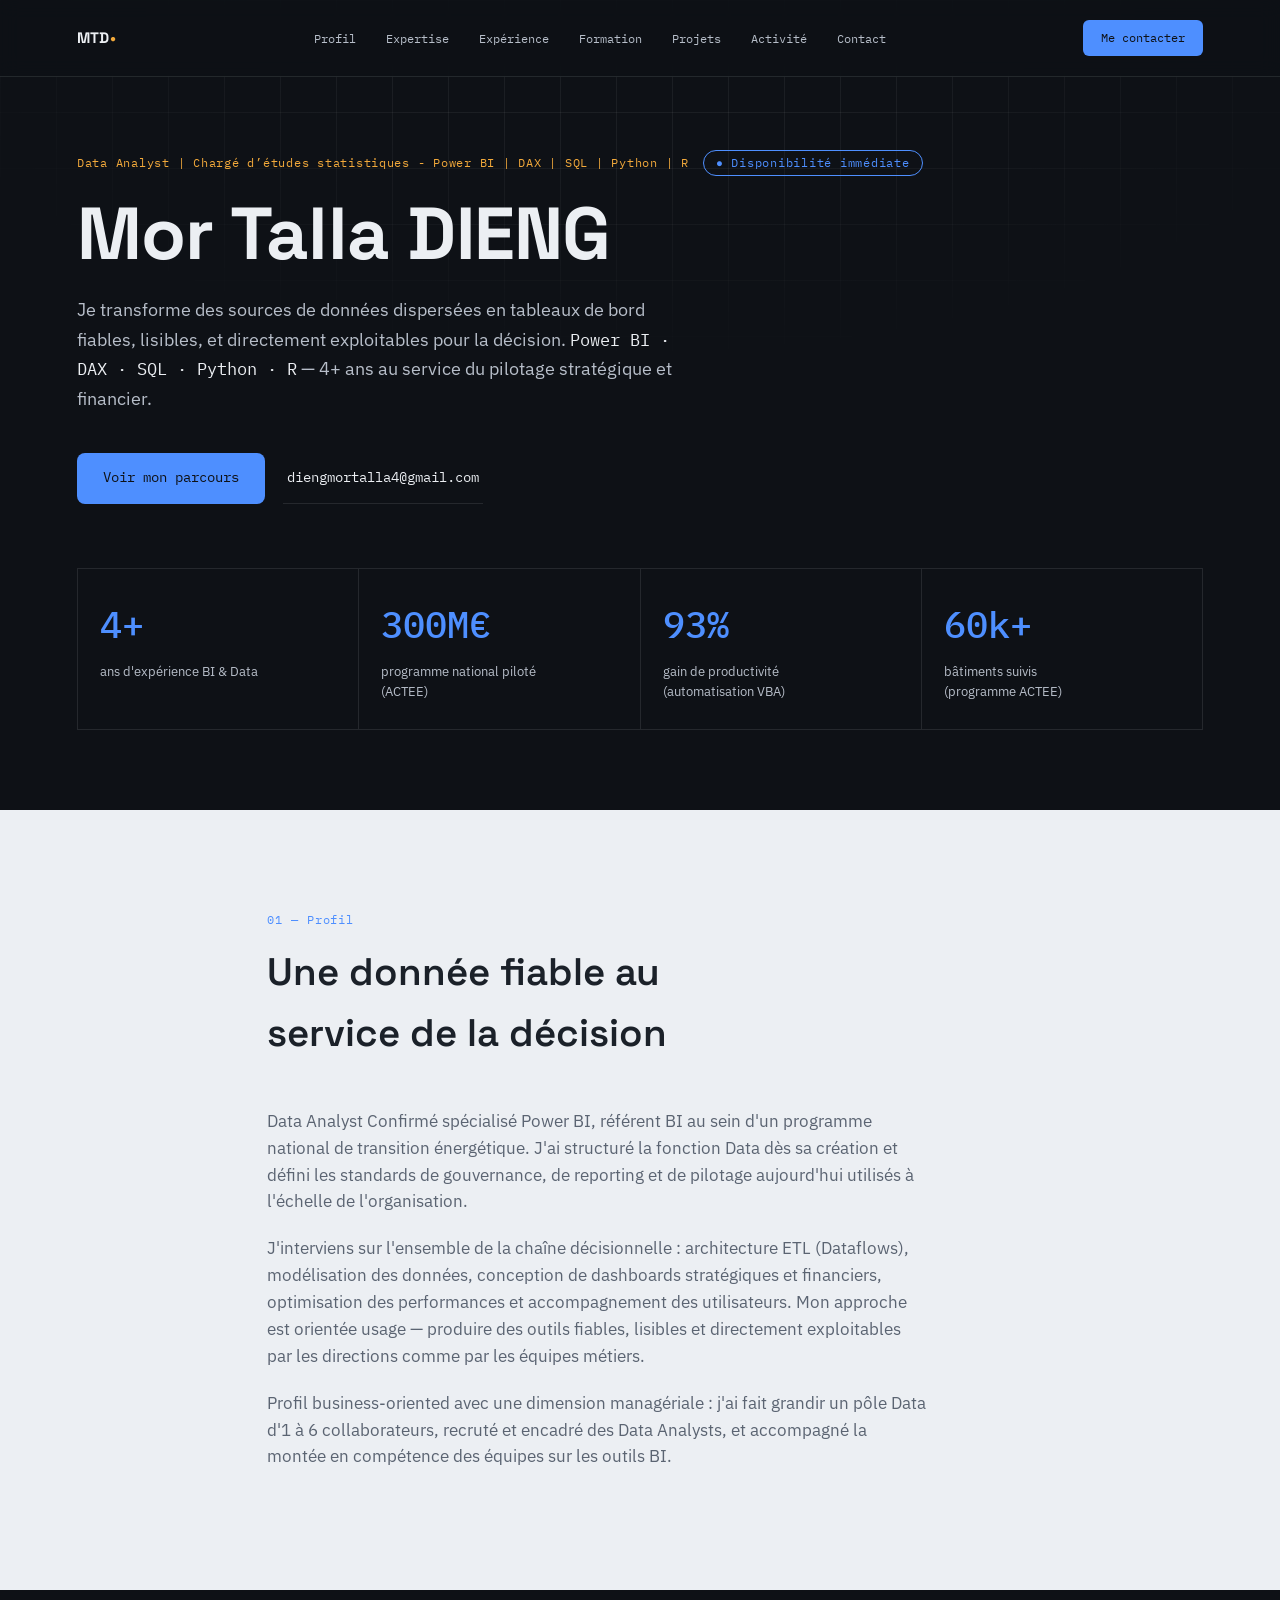
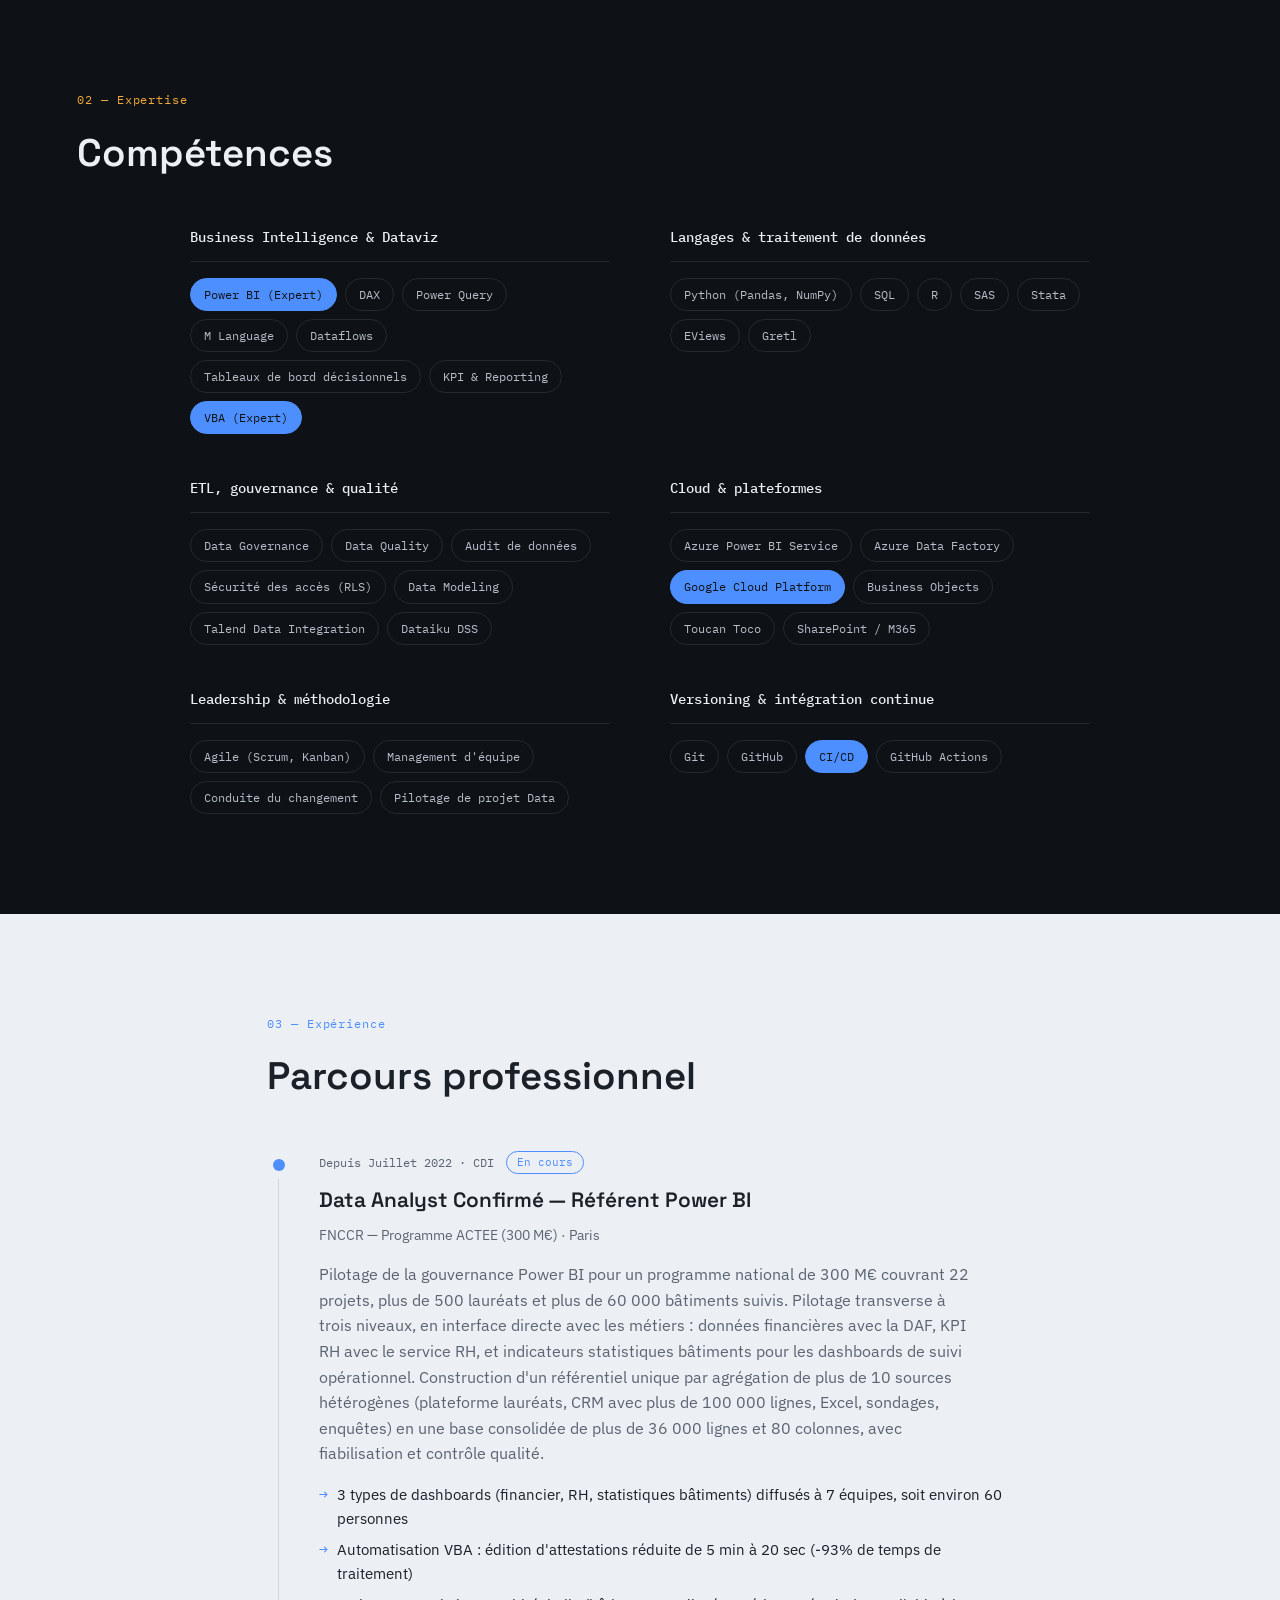
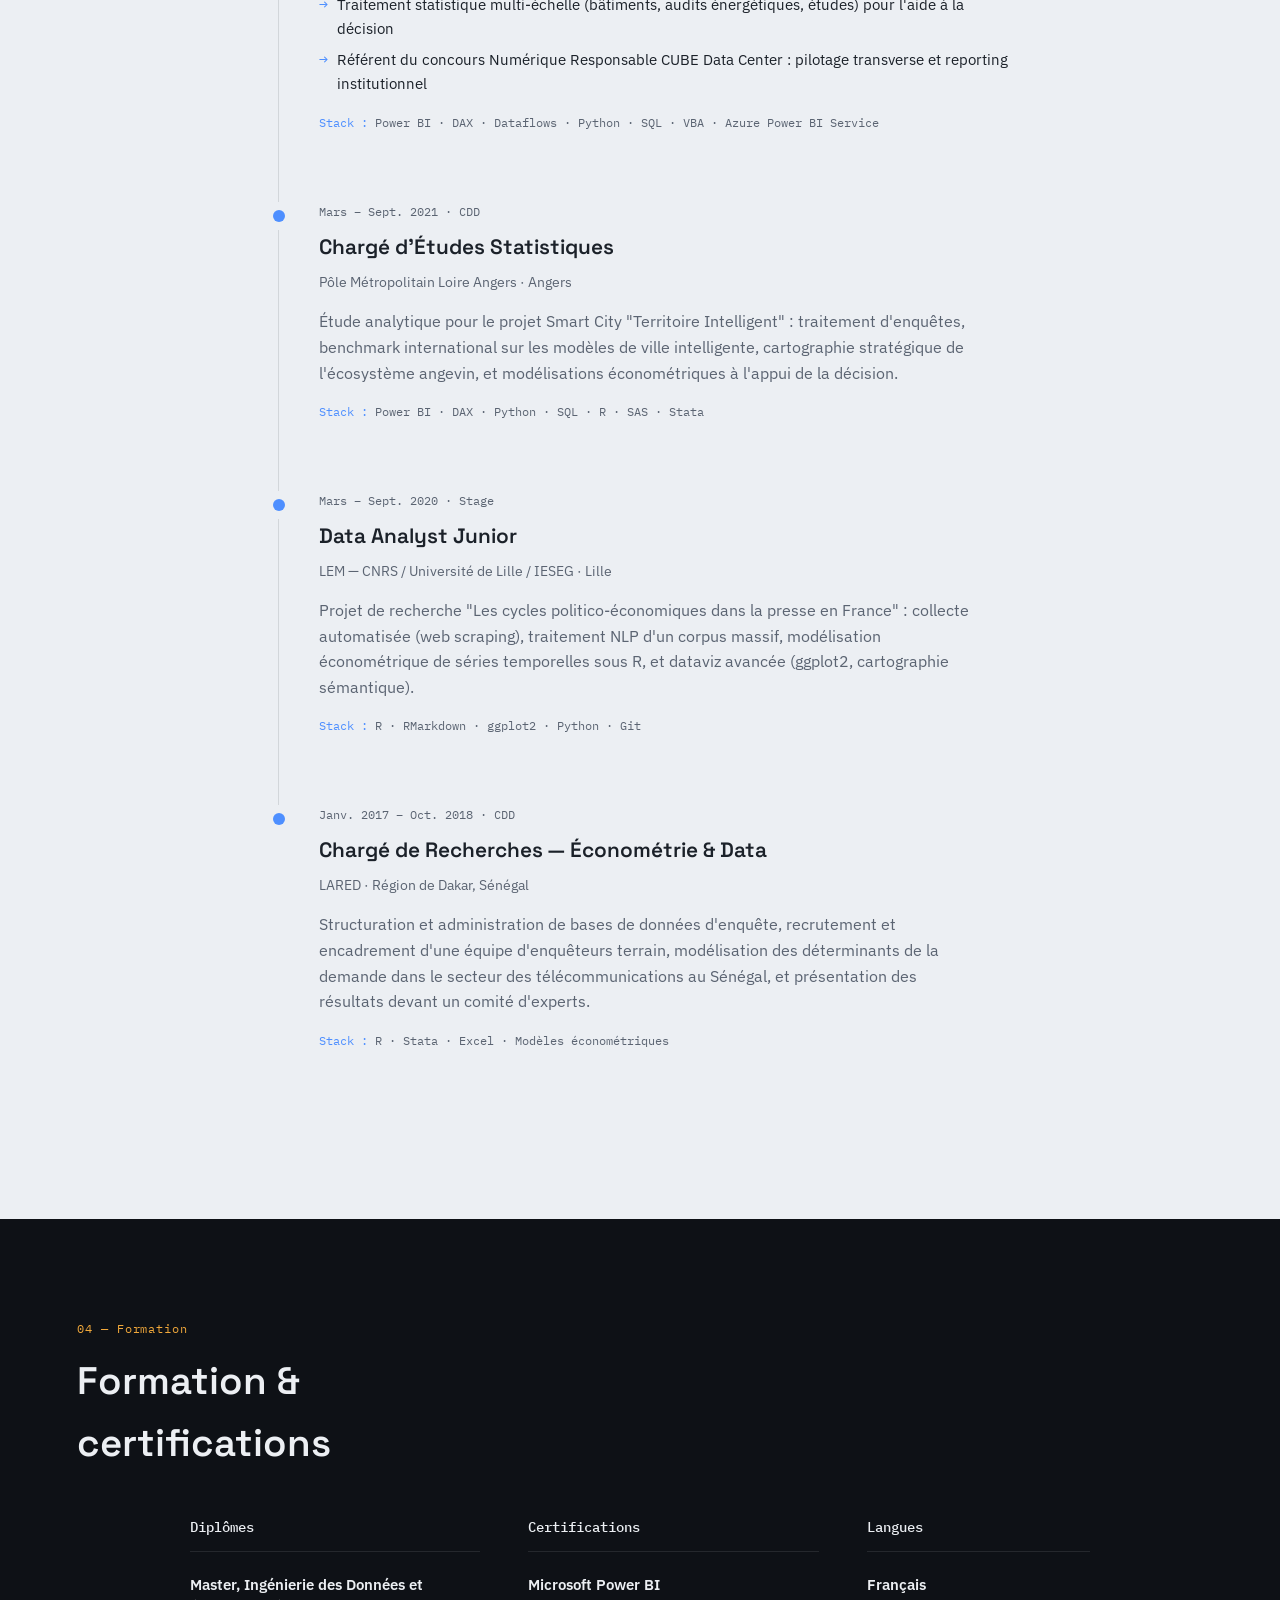
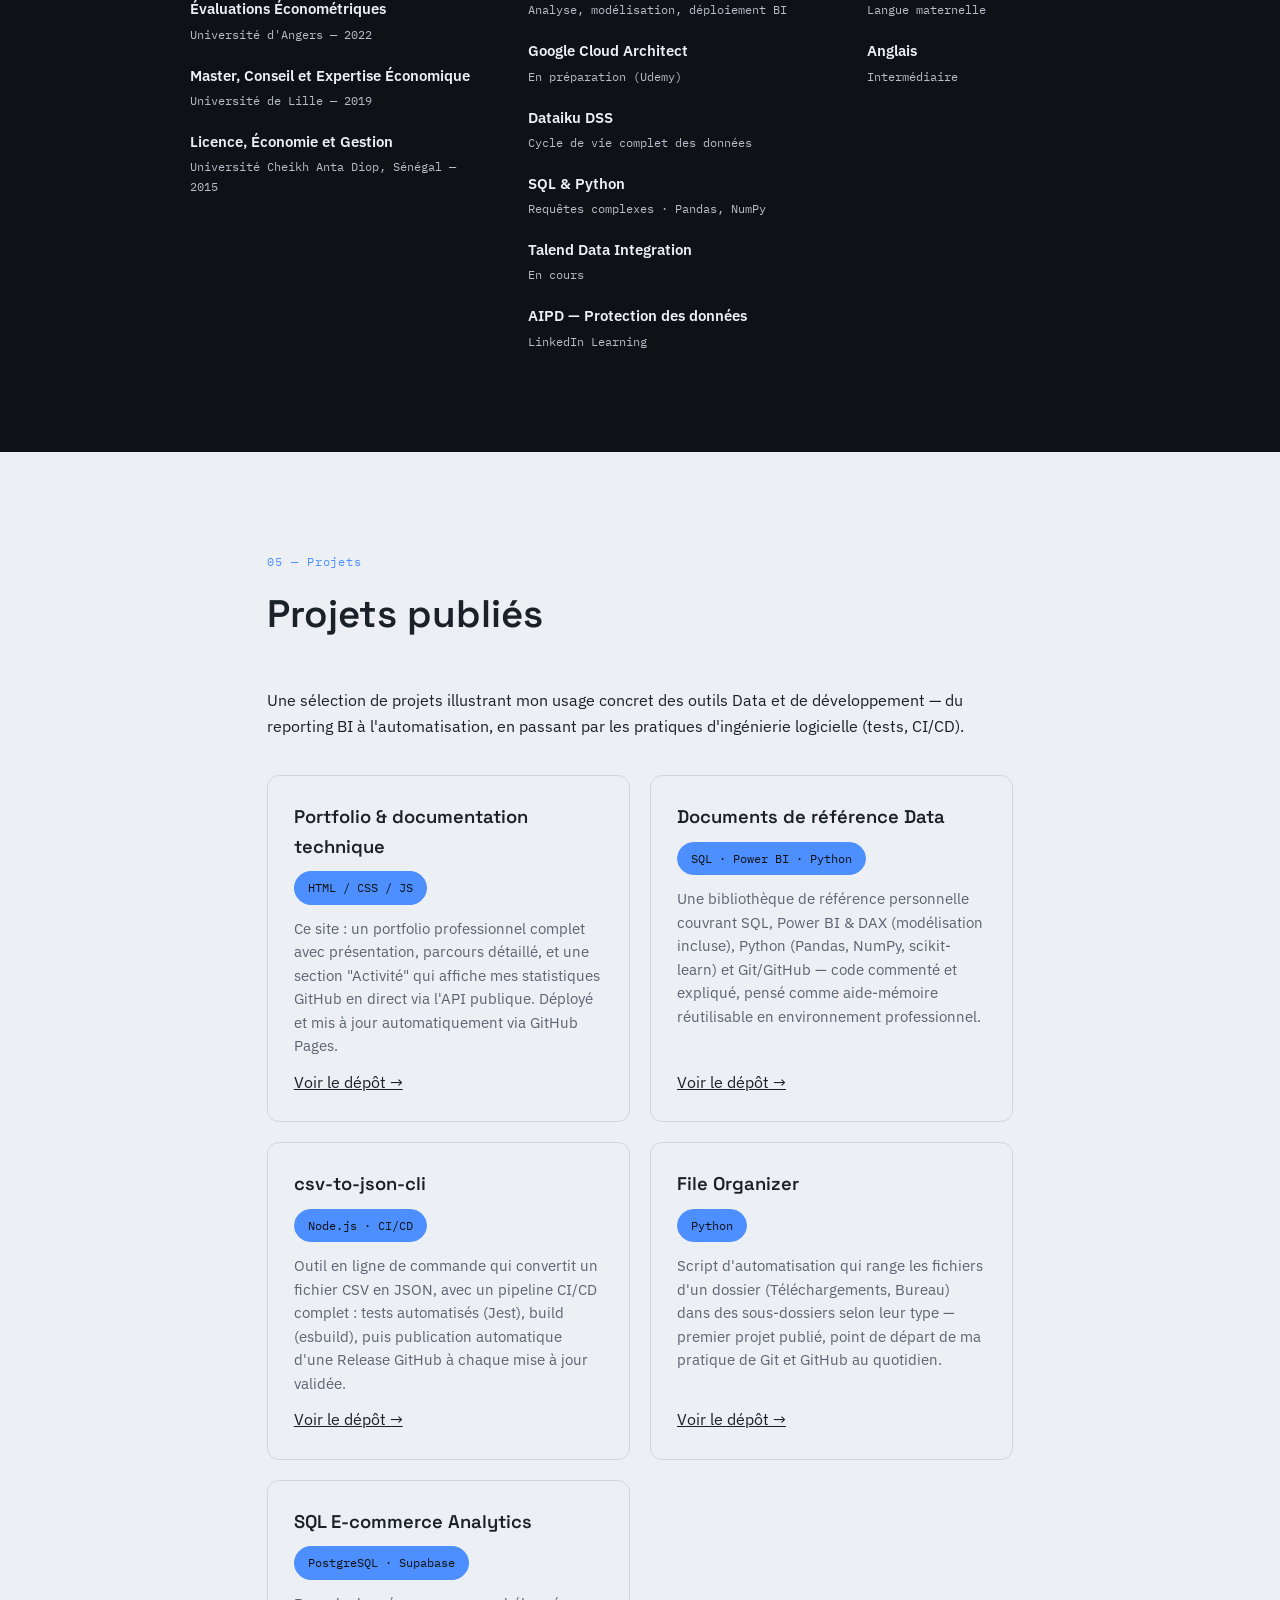
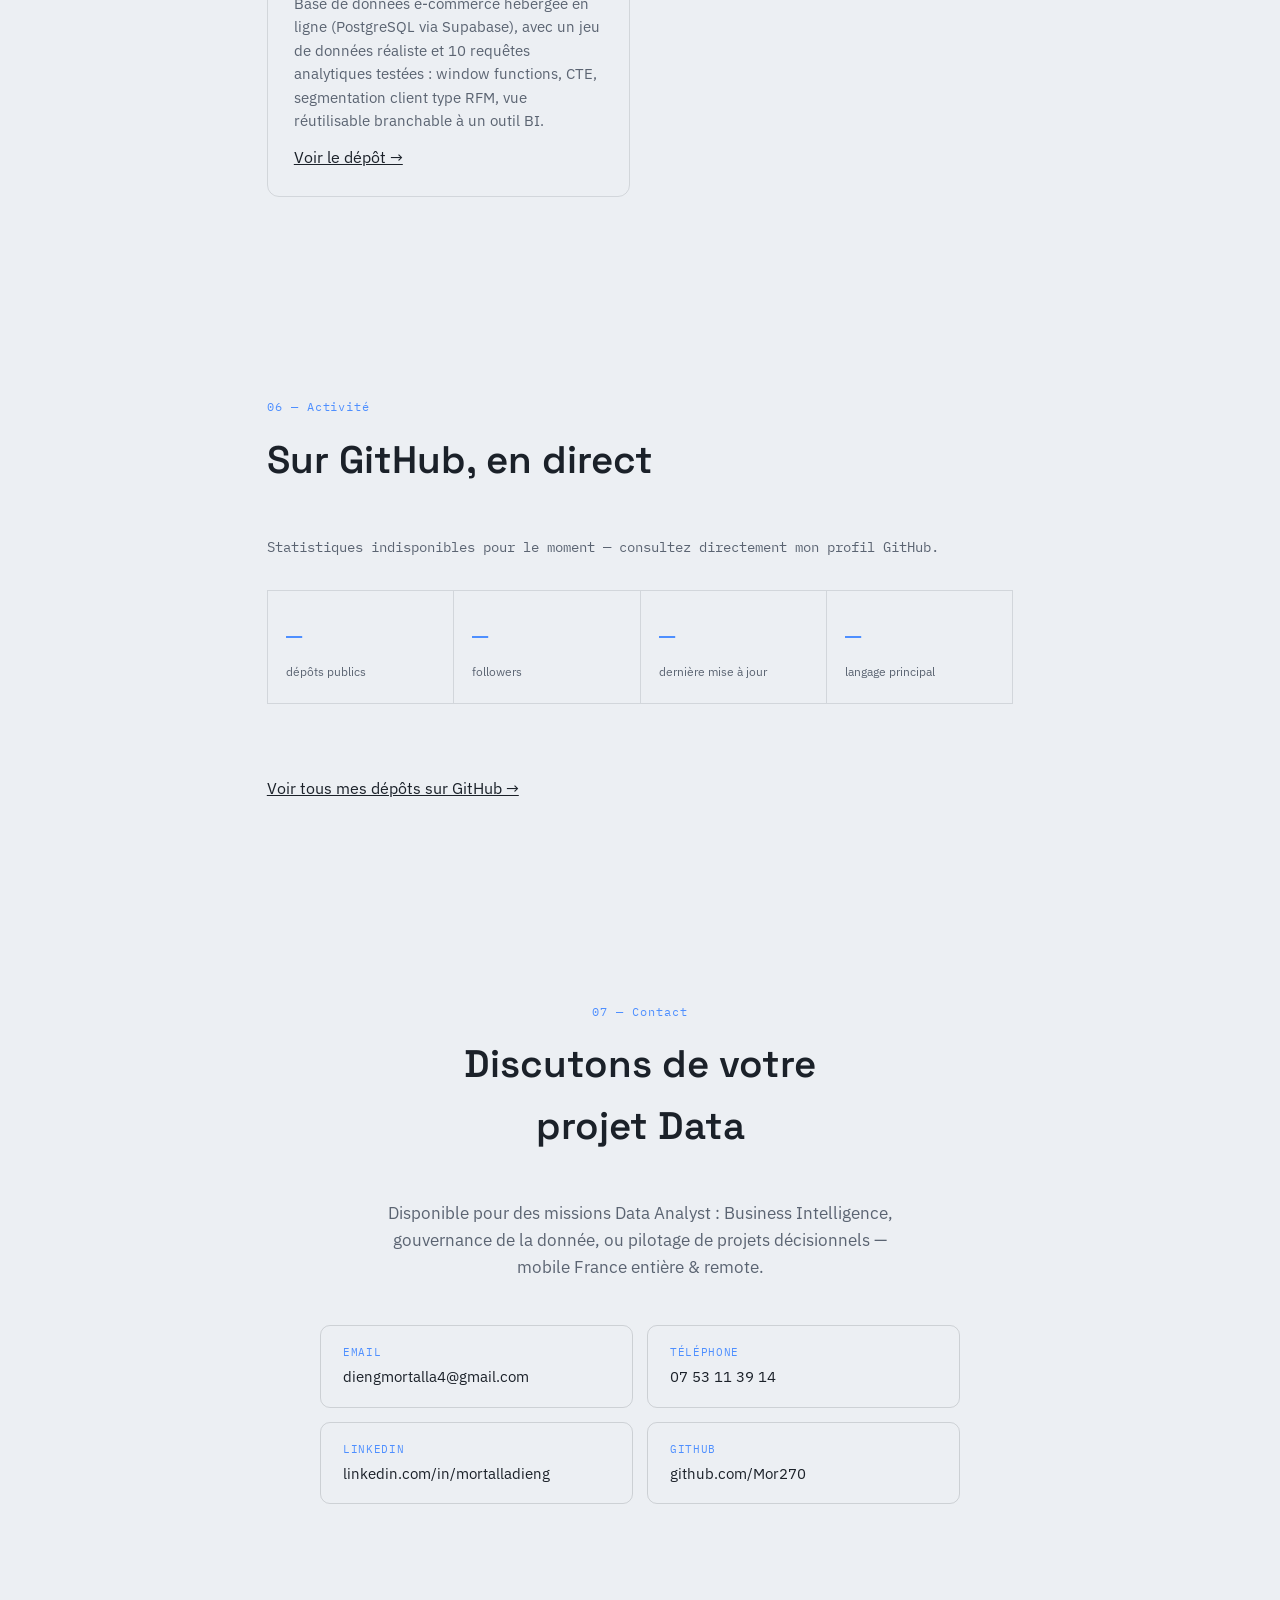
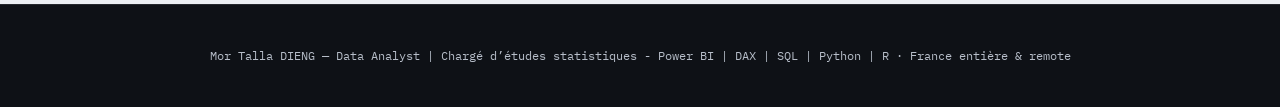
<file: index.html>
<!DOCTYPE html>
<html lang="fr">
<head>
<meta charset="UTF-8">
<meta name="viewport" content="width=device-width, initial-scale=1.0">
<title>Mor Talla DIENG — Data Analyst | Chargé d’études statistiques - Power BI | DAX | SQL | Python | R</title>
<meta name="description" content="Portfolio de Mor Talla DIENG, Data Analyst Confirmé spécialisé Power BI, SQL, Python. 4+ ans d'expérience en Business Intelligence.">
<link rel="preconnect" href="https://fonts.googleapis.com">
<link rel="preconnect" href="https://fonts.gstatic.com" crossorigin>
<link href="https://fonts.googleapis.com/css2?family=Space+Grotesk:wght@500;600;700&family=IBM+Plex+Sans:wght@400;500;600&family=IBM+Plex+Mono:wght@400;500&display=swap" rel="stylesheet">
<link rel="stylesheet" href="style.css">
</head>
<body>

<nav class="nav">
  <span class="nav-mark">MTD<span class="nav-dot">•</span></span>
  <div class="nav-links">
    <a href="#profil">Profil</a>
    <a href="#expertise">Expertise</a>
    <a href="#experience">Expérience</a>
    <a href="#formation">Formation</a>
    <a href="#projets">Projets</a>
    <a href="#activite">Activité</a>
    <a href="#contact">Contact</a>
  </div>
  <a href="mailto:diengmortalla4@gmail.com" class="nav-cta">Me contacter</a>
</nav>

<header class="hero">
  <div class="hero-grid" aria-hidden="true"></div>
  <p class="eyebrow">Data Analyst | Chargé d’études statistiques - Power BI | DAX | SQL | Python | R <span class="availability-badge">● Disponibilité immédiate</span></p>
  <h1 class="hero-title">Mor Talla DIENG</h1>
  <p class="hero-sub">Je transforme des sources de données dispersées en tableaux de bord fiables, lisibles, et directement exploitables pour la décision. <span class="hero-sub-accent">Power BI · DAX · SQL · Python · R</span> — 4+ ans au service du pilotage stratégique et financier.</p>

  <div class="hero-actions">
    <a href="#experience" class="hero-cta-primary">Voir mon parcours</a>
    <a href="mailto:diengmortalla4@gmail.com" class="hero-cta-secondary">diengmortalla4@gmail.com</a>
  </div>

  <div class="kpi-strip">
    <div class="kpi-card">
      <span class="kpi-number" data-target="4" data-suffix="+">0</span>
      <span class="kpi-label">ans d'expérience BI &amp; Data</span>
    </div>
    <div class="kpi-card">
      <span class="kpi-number" data-target="300" data-suffix="M€">0</span>
      <span class="kpi-label">programme national piloté (ACTEE)</span>
    </div>
    <div class="kpi-card">
      <span class="kpi-number" data-target="93" data-suffix="%">0</span>
      <span class="kpi-label">gain de productivité (automatisation VBA)</span>
    </div>
    <div class="kpi-card">
      <span class="kpi-number" data-target="60" data-suffix="k+">0</span>
      <span class="kpi-label">bâtiments suivis (programme ACTEE)</span>
    </div>
  </div>
</header>

<main>

<section id="profil" class="section">
  <p class="section-eyebrow">01 — Profil</p>
  <h2 class="section-title">Une donnée fiable au service de la décision</h2>
  <div class="prose">
    <p>Data Analyst Confirmé spécialisé Power BI, référent BI au sein d'un programme national de transition énergétique. J'ai structuré la fonction Data dès sa création et défini les standards de gouvernance, de reporting et de pilotage aujourd'hui utilisés à l'échelle de l'organisation.</p>
    <p>J'interviens sur l'ensemble de la chaîne décisionnelle : architecture ETL (Dataflows), modélisation des données, conception de dashboards stratégiques et financiers, optimisation des performances et accompagnement des utilisateurs. Mon approche est orientée usage — produire des outils fiables, lisibles et directement exploitables par les directions comme par les équipes métiers.</p>
    <p>Profil business-oriented avec une dimension managériale : j'ai fait grandir un pôle Data d'1 à 6 collaborateurs, recruté et encadré des Data Analysts, et accompagné la montée en compétence des équipes sur les outils BI.</p>
  </div>
</section>

<section id="expertise" class="section section-dark">
  <p class="section-eyebrow">02 — Expertise</p>
  <h2 class="section-title">Compétences</h2>

  <div class="expertise-grid">
    <div class="expertise-group">
      <h3>Business Intelligence &amp; Dataviz</h3>
      <div class="tag-row">
        <span class="tag tag-primary">Power BI (Expert)</span>
        <span class="tag">DAX</span>
        <span class="tag">Power Query</span>
        <span class="tag">M Language</span>
        <span class="tag">Dataflows</span>
        <span class="tag">Tableaux de bord décisionnels</span>
        <span class="tag">KPI &amp; Reporting</span>
        <span class="tag tag-primary">VBA (Expert)</span>
      </div>
    </div>
    <div class="expertise-group">
      <h3>Langages &amp; traitement de données</h3>
      <div class="tag-row">
        <span class="tag">Python (Pandas, NumPy)</span>
        <span class="tag">SQL</span>
        <span class="tag">R</span>
        <span class="tag">SAS</span>
        <span class="tag">Stata</span>
        <span class="tag">EViews</span>
        <span class="tag">Gretl</span>
      </div>
    </div>
    <div class="expertise-group">
      <h3>ETL, gouvernance &amp; qualité</h3>
      <div class="tag-row">
        <span class="tag">Data Governance</span>
        <span class="tag">Data Quality</span>
        <span class="tag">Audit de données</span>
        <span class="tag">Sécurité des accès (RLS)</span>
        <span class="tag">Data Modeling</span>
        <span class="tag">Talend Data Integration</span>
        <span class="tag">Dataiku DSS</span>
      </div>
    </div>
    <div class="expertise-group">
      <h3>Cloud &amp; plateformes</h3>
      <div class="tag-row">
        <span class="tag">Azure Power BI Service</span>
        <span class="tag">Azure Data Factory</span>
        <span class="tag tag-primary">Google Cloud Platform</span>
        <span class="tag">Business Objects</span>
        <span class="tag">Toucan Toco</span>
        <span class="tag">SharePoint / M365</span>
      </div>
    </div>
    <div class="expertise-group">
      <h3>Leadership &amp; méthodologie</h3>
      <div class="tag-row">
        <span class="tag">Agile (Scrum, Kanban)</span>
        <span class="tag">Management d'équipe</span>
        <span class="tag">Conduite du changement</span>
        <span class="tag">Pilotage de projet Data</span>
      </div>
    </div>
    <div class="expertise-group">
      <h3>Versioning &amp; intégration continue</h3>
      <div class="tag-row">
        <span class="tag">Git</span>
        <span class="tag">GitHub</span>
        <span class="tag tag-primary">CI/CD</span>
        <span class="tag">GitHub Actions</span>
      </div>
    </div>
  </div>
</section>

<section id="experience" class="section">
  <p class="section-eyebrow">03 — Expérience</p>
  <h2 class="section-title">Parcours professionnel</h2>

  <div class="timeline">

    <article class="timeline-entry">
      <div class="timeline-marker"><span class="timeline-dot"></span><span class="timeline-line"></span></div>
      <div class="timeline-content">
        <div class="timeline-meta">
          <span class="timeline-date">Depuis Juillet 2022 · CDI</span>
          <span class="timeline-current">En cours</span>
        </div>
        <h3>Data Analyst Confirmé — Référent Power BI</h3>
        <p class="timeline-org">FNCCR — Programme ACTEE (300 M€) · Paris</p>
        <p>Pilotage de la gouvernance Power BI pour un programme national de 300 M€ couvrant 22 projets, plus de 500 lauréats et plus de 60 000 bâtiments suivis. Pilotage transverse à trois niveaux, en interface directe avec les métiers : données financières avec la DAF, KPI RH avec le service RH, et indicateurs statistiques bâtiments pour les dashboards de suivi opérationnel. Construction d'un référentiel unique par agrégation de plus de 10 sources hétérogènes (plateforme lauréats, CRM avec plus de 100 000 lignes, Excel, sondages, enquêtes) en une base consolidée de plus de 36 000 lignes et 80 colonnes, avec fiabilisation et contrôle qualité.</p>
        <ul class="timeline-highlights">
          <li>3 types de dashboards (financier, RH, statistiques bâtiments) diffusés à 7 équipes, soit environ 60 personnes</li>
          <li>Automatisation VBA : édition d'attestations réduite de 5 min à 20 sec (-93% de temps de traitement)</li>
          <li>Traitement statistique multi-échelle (bâtiments, audits énergétiques, études) pour l'aide à la décision</li>
          <li>Référent du concours Numérique Responsable CUBE Data Center : pilotage transverse et reporting institutionnel</li>
        </ul>
        <p class="timeline-stack"><span>Stack :</span> Power BI · DAX · Dataflows · Python · SQL · VBA · Azure Power BI Service</p>
      </div>
    </article>

    <article class="timeline-entry">
      <div class="timeline-marker"><span class="timeline-dot"></span><span class="timeline-line"></span></div>
      <div class="timeline-content">
        <div class="timeline-meta"><span class="timeline-date">Mars – Sept. 2021 · CDD</span></div>
        <h3>Chargé d'Études Statistiques</h3>
        <p class="timeline-org">Pôle Métropolitain Loire Angers · Angers</p>
        <p>Étude analytique pour le projet Smart City "Territoire Intelligent" : traitement d'enquêtes, benchmark international sur les modèles de ville intelligente, cartographie stratégique de l'écosystème angevin, et modélisations économétriques à l'appui de la décision.</p>
        <p class="timeline-stack"><span>Stack :</span> Power BI · DAX · Python · SQL · R · SAS · Stata</p>
      </div>
    </article>

    <article class="timeline-entry">
      <div class="timeline-marker"><span class="timeline-dot"></span><span class="timeline-line"></span></div>
      <div class="timeline-content">
        <div class="timeline-meta"><span class="timeline-date">Mars – Sept. 2020 · Stage</span></div>
        <h3>Data Analyst Junior</h3>
        <p class="timeline-org">LEM — CNRS / Université de Lille / IESEG · Lille</p>
        <p>Projet de recherche "Les cycles politico-économiques dans la presse en France" : collecte automatisée (web scraping), traitement NLP d'un corpus massif, modélisation économétrique de séries temporelles sous R, et dataviz avancée (ggplot2, cartographie sémantique).</p>
        <p class="timeline-stack"><span>Stack :</span> R · RMarkdown · ggplot2 · Python · Git</p>
      </div>
    </article>

    <article class="timeline-entry">
      <div class="timeline-marker"><span class="timeline-dot"></span></div>
      <div class="timeline-content">
        <div class="timeline-meta"><span class="timeline-date">Janv. 2017 – Oct. 2018 · CDD</span></div>
        <h3>Chargé de Recherches — Économétrie &amp; Data</h3>
        <p class="timeline-org">LARED · Région de Dakar, Sénégal</p>
        <p>Structuration et administration de bases de données d'enquête, recrutement et encadrement d'une équipe d'enquêteurs terrain, modélisation des déterminants de la demande dans le secteur des télécommunications au Sénégal, et présentation des résultats devant un comité d'experts.</p>
        <p class="timeline-stack"><span>Stack :</span> R · Stata · Excel · Modèles économétriques</p>
      </div>
    </article>

  </div>
</section>

<section id="formation" class="section section-dark">
  <p class="section-eyebrow">04 — Formation</p>
  <h2 class="section-title">Formation &amp; certifications</h2>

  <div class="formation-grid">
    <div>
      <h3 class="formation-heading">Diplômes</h3>
      <ul class="formation-list">
        <li><strong>Master, Ingénierie des Données et Évaluations Économétriques</strong><span>Université d'Angers — 2022</span></li>
        <li><strong>Master, Conseil et Expertise Économique</strong><span>Université de Lille — 2019</span></li>
        <li><strong>Licence, Économie et Gestion</strong><span>Université Cheikh Anta Diop, Sénégal — 2015</span></li>
      </ul>
    </div>
    <div>
      <h3 class="formation-heading">Certifications</h3>
      <ul class="formation-list">
        <li><strong>Microsoft Power BI</strong><span>Analyse, modélisation, déploiement BI</span></li>
        <li><strong>Google Cloud Architect</strong><span>En préparation (Udemy)</span></li>
        <li><strong>Dataiku DSS</strong><span>Cycle de vie complet des données</span></li>
        <li><strong>SQL &amp; Python</strong><span>Requêtes complexes · Pandas, NumPy</span></li>
        <li><strong>Talend Data Integration</strong><span>En cours</span></li>
        <li><strong>AIPD — Protection des données</strong><span>LinkedIn Learning</span></li>
      </ul>
    </div>
    <div>
      <h3 class="formation-heading">Langues</h3>
      <ul class="formation-list">
        <li><strong>Français</strong><span>Langue maternelle</span></li>
        <li><strong>Anglais</strong><span>Intermédiaire </span></li>
      </ul>
    </div>
  </div>
</section>

<section id="projets" class="section">
  <p class="section-eyebrow">05 — Projets</p>
  <h2 class="section-title">Projets publiés</h2>
  <p class="prose">Une sélection de projets illustrant mon usage concret des outils Data et de développement — du reporting BI à l'automatisation, en passant par les pratiques d'ingénierie logicielle (tests, CI/CD).</p>

  <div class="project-grid">

    <article class="project-card">
      <div class="project-card-head">
        <h3>Portfolio &amp; documentation technique</h3>
        <span class="tag tag-primary">HTML / CSS / JS</span>
      </div>
      <p>Ce site : un portfolio professionnel complet avec présentation, parcours détaillé, et une section "Activité" qui affiche mes statistiques GitHub en direct via l'API publique. Déployé et mis à jour automatiquement via GitHub Pages.</p>
      <a href="https://github.com/Mor270/portfolio-site" target="_blank" rel="noopener" class="log-link">Voir le dépôt →</a>
    </article>

    <article class="project-card">
      <div class="project-card-head">
        <h3>Documents de référence Data</h3>
        <span class="tag tag-primary">SQL · Power BI · Python</span>
      </div>
      <p>Une bibliothèque de référence personnelle couvrant SQL, Power BI &amp; DAX (modélisation incluse), Python (Pandas, NumPy, scikit-learn) et Git/GitHub — code commenté et expliqué, pensé comme aide-mémoire réutilisable en environnement professionnel.</p>
      <a href="https://github.com/Mor270/Ressource-Data" target="_blank" rel="noopener" class="log-link">Voir le dépôt →</a>
    </article>

    <article class="project-card">
      <div class="project-card-head">
        <h3>csv-to-json-cli</h3>
        <span class="tag tag-primary">Node.js · CI/CD</span>
      </div>
      <p>Outil en ligne de commande qui convertit un fichier CSV en JSON, avec un pipeline CI/CD complet : tests automatisés (Jest), build (esbuild), puis publication automatique d'une Release GitHub à chaque mise à jour validée.</p>
      <a href="https://github.com/Mor270/csv-to-json-cli" target="_blank" rel="noopener" class="log-link">Voir le dépôt →</a>
    </article>

    <article class="project-card">
      <div class="project-card-head">
        <h3>File Organizer</h3>
        <span class="tag tag-primary">Python</span>
      </div>
      <p>Script d'automatisation qui range les fichiers d'un dossier (Téléchargements, Bureau) dans des sous-dossiers selon leur type — premier projet publié, point de départ de ma pratique de Git et GitHub au quotidien.</p>
      <a href="https://github.com/Mor270/projet" target="_blank" rel="noopener" class="log-link">Voir le dépôt →</a>
    </article>

    <article class="project-card">
      <div class="project-card-head">
        <h3>SQL E-commerce Analytics</h3>
        <span class="tag tag-primary">PostgreSQL · Supabase</span>
      </div>
      <p>Base de données e-commerce hébergée en ligne (PostgreSQL via Supabase), avec un jeu de données réaliste et 10 requêtes analytiques testées : window functions, CTE, segmentation client type RFM, vue réutilisable branchable à un outil BI.</p>
      <a href="https://github.com/Mor270/sql-ecommerce-analytics" target="_blank" rel="noopener" class="log-link">Voir le dépôt →</a>
    </article>

  </div>
</section>

<section id="activite" class="section">
  <p class="section-eyebrow">06 — Activité</p>
  <h2 class="section-title">Sur GitHub, en direct</h2>
  <p class="prose"><span class="activity-intro">Chargement des statistiques publiques…</span></p>

  <div class="github-stats" id="githubStats" aria-live="polite">
    <div class="gh-stat">
      <span class="gh-stat-value" id="ghRepos">—</span>
      <span class="gh-stat-label">dépôts publics</span>
    </div>
    <div class="gh-stat">
      <span class="gh-stat-value" id="ghFollowers">—</span>
      <span class="gh-stat-label">followers</span>
    </div>
    <div class="gh-stat">
      <span class="gh-stat-value" id="ghUpdated">—</span>
      <span class="gh-stat-label">dernière mise à jour</span>
    </div>
    <div class="gh-stat">
      <span class="gh-stat-value" id="ghLang">—</span>
      <span class="gh-stat-label">langage principal</span>
    </div>
  </div>

  <div class="repo-list" id="repoList"></div>

  <a href="https://github.com/Mor270" target="_blank" rel="noopener" class="log-link">Voir tous mes dépôts sur GitHub →</a>
</section>

<section id="contact" class="section section-contact">
  <p class="section-eyebrow">07 — Contact</p>
  <h2 class="section-title">Discutons de votre projet Data</h2>
  <p class="contact-lead">Disponible pour des missions Data Analyst : Business Intelligence, gouvernance de la donnée, ou pilotage de projets décisionnels — mobile France entière &amp; remote.</p>
  <div class="contact-links">
    <a href="mailto:diengmortalla4@gmail.com" class="contact-link">
      <span class="contact-label">Email</span>
      <span class="contact-value">diengmortalla4@gmail.com</span>
    </a>
    <a href="tel:+33753113914" class="contact-link">
      <span class="contact-label">Téléphone</span>
      <span class="contact-value">07 53 11 39 14</span>
    </a>
    <a href="https://linkedin.com/in/mortalladieng" target="_blank" rel="noopener" class="contact-link">
      <span class="contact-label">LinkedIn</span>
      <span class="contact-value">linkedin.com/in/mortalladieng</span>
    </a>
    <a href="https://github.com/Mor270" target="_blank" rel="noopener" class="contact-link">
      <span class="contact-label">GitHub</span>
      <span class="contact-value">github.com/Mor270</span>
    </a>
  </div>
</section>

</main>

<footer class="footer">
  <p>Mor Talla DIENG — Data Analyst | Chargé d’études statistiques - Power BI | DAX | SQL | Python | R · France entière &amp; remote</p>
</footer>

<script src="script.js"></script>
</body>
</html>
</file>
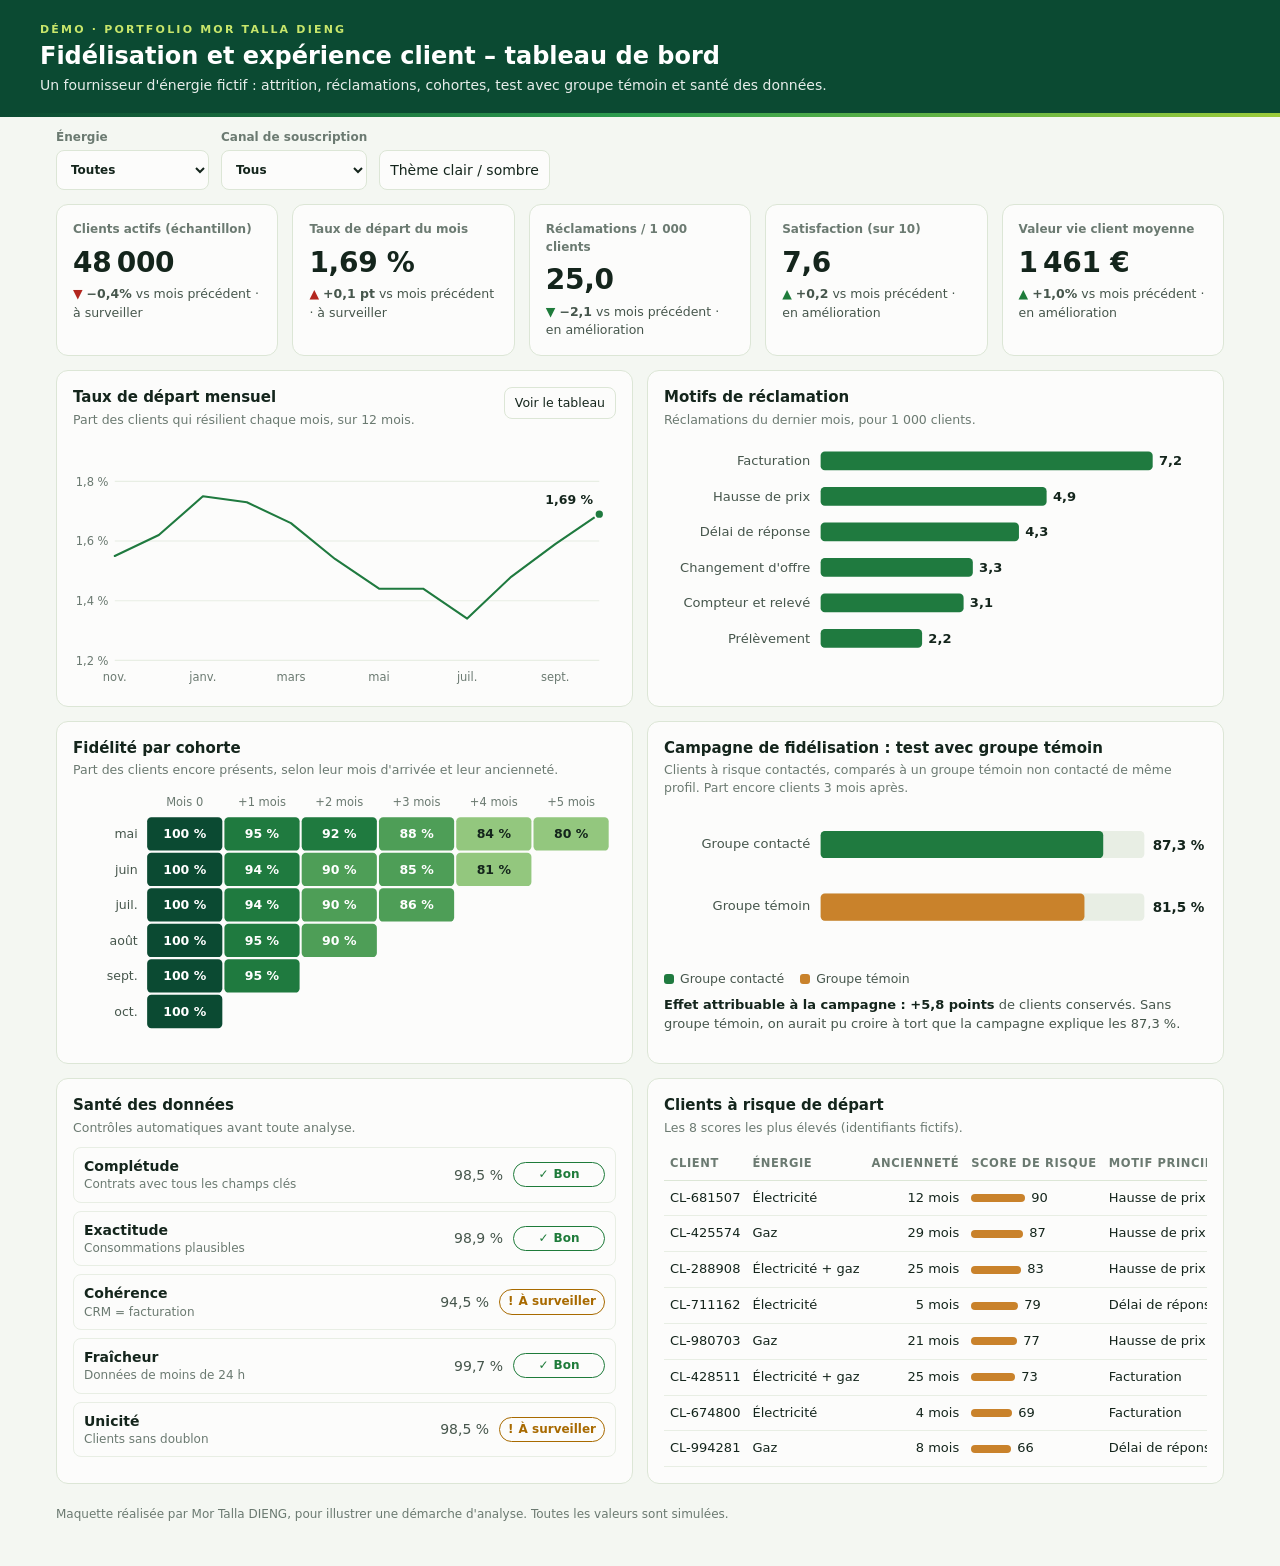
<file: sante-client.html>
<!doctype html>
<html lang="fr">
<head>
<meta charset="utf-8">
<meta name="viewport" content="width=device-width, initial-scale=1">
<title>Fidélisation et expérience client – démo | Mor Talla DIENG</title>
<style>
:root{
  --bg:#F4F7F2;--surface:#FCFCFB;--ink:#14251C;--ink2:#46564C;--muted:#6B7A71;--line:#DCE6D6;--grid:#E8EEE4;
  --brand:#0B4A32;--brand2:#1F7A3F;--lime:#9CCB3B;--s1:#1F7A3F;--s2:#C9822B;
  --good:#1E7B3A;--warn:#A86A00;--crit:#B3261E;
  --seq0:#EEF6E6;--seq1:#C9E4B4;--seq2:#93C77E;--seq3:#4E9E57;--seq4:#1F7A3F;--seq5:#0B4A32;
}
@media (prefers-color-scheme: dark){
  :root:not([data-theme="light"]){
    --bg:#0E1712;--surface:#15211A;--ink:#E7EFE9;--ink2:#B9C7BE;--muted:#93A399;--line:#2A3A30;--grid:#223028;
    --brand:#0B4A32;--brand2:#5FB673;--s1:#5FB673;--s2:#E0A050;
    --good:#6CC685;--warn:#E3A93F;--crit:#F07A70;
    --seq0:#1B2A21;--seq1:#20452D;--seq2:#2B6A3D;--seq3:#3F8F52;--seq4:#68B677;--seq5:#A6DA9F;
  }
}
:root[data-theme="dark"]{
  --bg:#0E1712;--surface:#15211A;--ink:#E7EFE9;--ink2:#B9C7BE;--muted:#93A399;--line:#2A3A30;--grid:#223028;
  --brand:#0B4A32;--brand2:#5FB673;--s1:#5FB673;--s2:#E0A050;
  --good:#6CC685;--warn:#E3A93F;--crit:#F07A70;
  --seq0:#1B2A21;--seq1:#20452D;--seq2:#2B6A3D;--seq3:#3F8F52;--seq4:#68B677;--seq5:#A6DA9F;
}
*{box-sizing:border-box}
body{margin:0;background:var(--bg);color:var(--ink);font-family:Inter,system-ui,-apple-system,"Segoe UI",sans-serif;font-size:14px;line-height:1.45}
header{background:var(--brand);color:#fff;padding:22px 16px 18px;position:relative}
header:after{content:"";position:absolute;left:0;right:0;bottom:-4px;height:4px;background:linear-gradient(90deg,#0B4A32,#2E9E4F 50%,#9CCB3B)}
.wrap{max-width:1200px;margin:0 auto;padding:0 16px}
header .wrap{padding:0}
.kick{font-size:11px;letter-spacing:.2em;text-transform:uppercase;color:#C8E66B;font-weight:600}
h1{margin:4px 0 4px;font-size:24px;line-height:1.2}
.sub{opacity:.9;font-size:14px}
.demo{margin:18px auto 0;background:#FFF4DE;color:#5A3D00;border:1px solid #F0D49A;border-radius:10px;padding:10px 14px;font-size:13px;display:flex;gap:10px;align-items:flex-start}
@media (prefers-color-scheme: dark){:root:not([data-theme="light"]) .demo{background:#3A2C10;color:#F5DDB0;border-color:#6B5321}}
:root[data-theme="dark"] .demo{background:#3A2C10;color:#F5DDB0;border-color:#6B5321}
.filters{display:flex;flex-wrap:wrap;gap:12px;align-items:flex-end;margin:16px 0 4px}
.filters label{display:flex;flex-direction:column;gap:4px;font-size:12px;color:var(--muted);font-weight:600}
select,button{font:inherit;color:var(--ink);background:var(--surface);border:1px solid var(--line);border-radius:8px;padding:8px 10px;min-height:40px}
button{cursor:pointer}
button:hover{border-color:var(--brand2)}
.grid{display:grid;gap:14px;margin-top:14px}
.tiles{grid-template-columns:repeat(auto-fit,minmax(180px,1fr))}
.two{grid-template-columns:repeat(auto-fit,minmax(min(100%,460px),1fr))}
.card{background:var(--surface);border:1px solid var(--line);border-radius:12px;padding:16px;min-width:0}
.card h2{font-size:15px;margin:0 0 2px}
.card .desc{font-size:12.5px;color:var(--muted);margin:0 0 10px}
.tile .lab{font-size:12px;color:var(--muted);font-weight:600}
.tile .val{font-size:28px;font-weight:750;margin:4px 0 2px;letter-spacing:-.01em}
.tile .delta{font-size:12.5px;color:var(--ink2)}
.tile .delta b{font-weight:700}
.chart{position:relative;width:100%}
svg{display:block;width:100%;height:auto;overflow:visible}
.axis text{fill:var(--muted);font-size:11px}
.gridline{stroke:var(--grid);stroke-width:1}
.tip{position:absolute;pointer-events:none;background:var(--ink);color:var(--surface);border-radius:8px;padding:7px 9px;font-size:12px;line-height:1.35;white-space:nowrap;opacity:0;transition:opacity .08s;z-index:5}
.tip b{font-weight:700}
.legend{display:flex;gap:16px;flex-wrap:wrap;font-size:12.5px;color:var(--ink2);margin-top:6px}
.sw{display:inline-block;width:10px;height:10px;border-radius:3px;margin-right:6px;vertical-align:-1px}
table{width:100%;border-collapse:collapse;font-size:13px}
th{text-align:left;font-size:11.5px;text-transform:uppercase;letter-spacing:.05em;color:var(--muted);border-bottom:1px solid var(--line);padding:8px 6px}
td{border-bottom:1px solid var(--grid);padding:8px 6px;white-space:nowrap}
th{white-space:nowrap}
td.num,th.num{text-align:right;font-variant-numeric:tabular-nums}
.scroll{overflow-x:auto}
.health{display:flex;flex-direction:column;gap:8px}
.hrow{display:flex;align-items:center;gap:10px;padding:8px 10px;border:1px solid var(--grid);border-radius:8px}
.hrow .name{flex:1;font-weight:600}
.hrow .score{font-variant-numeric:tabular-nums;color:var(--ink2);min-width:56px;text-align:right}
.badge{display:inline-flex;align-items:center;gap:5px;font-size:12px;font-weight:700;padding:3px 8px;border-radius:999px;border:1px solid currentColor;min-width:92px;justify-content:center}
.b-good{color:var(--good)}.b-warn{color:var(--warn)}.b-crit{color:var(--crit)}
.risk{display:inline-block;height:8px;border-radius:4px;background:var(--s2);vertical-align:middle;margin-right:6px}
.result{font-size:13px;color:var(--ink2);margin-top:8px}
.result b{color:var(--ink)}
footer{color:var(--muted);font-size:12px;margin:22px auto 28px}
.toggle{font-size:12.5px;padding:4px 10px;min-height:32px}
.hide{display:none}
.row-head{display:flex;justify-content:space-between;align-items:flex-start;gap:10px}
</style>
</head>
<body>
<header><div class="wrap">
  <div class="kick">Démo · Portfolio Mor Talla DIENG</div>
  <h1>Fidélisation et expérience client – tableau de bord</h1>
  <div class="sub">Un fournisseur d'énergie fictif : attrition, réclamations, cohortes, test avec groupe témoin et santé des données.</div>
</div></header>

<div class="wrap">

  <div class="filters">
    <label>Énergie
      <select id="fEnergie"><option value="all">Toutes</option><option value="elec">Électricité</option><option value="gaz">Gaz</option><option value="dual">Électricité + gaz</option></select>
    </label>
    <label>Canal de souscription
      <select id="fCanal"><option value="all">Tous</option><option value="web">Web</option><option value="tel">Téléphone</option><option value="part">Partenaires</option></select>
    </label>
    <button id="themeBtn" type="button" aria-label="Changer de thème">Thème clair / sombre</button>
  </div>

  <div class="grid tiles" id="tiles"></div>

  <div class="grid two">
    <div class="card">
      <div class="row-head"><div><h2>Taux de départ mensuel</h2><p class="desc">Part des clients qui résilient chaque mois, sur 12 mois.</p></div>
      <button class="toggle" type="button" id="tblBtn">Voir le tableau</button></div>
      <div class="chart" id="cLine"></div>
      <div class="scroll hide" id="tLine"></div>
    </div>
    <div class="card">
      <h2>Motifs de réclamation</h2><p class="desc">Réclamations du dernier mois, pour 1 000 clients.</p>
      <div class="chart" id="cBar"></div>
    </div>
  </div>

  <div class="grid two">
    <div class="card">
      <h2>Fidélité par cohorte</h2><p class="desc">Part des clients encore présents, selon leur mois d'arrivée et leur ancienneté.</p>
      <div class="chart" id="cCohort"></div>
    </div>
    <div class="card">
      <h2>Campagne de fidélisation : test avec groupe témoin</h2><p class="desc">Clients à risque contactés, comparés à un groupe témoin non contacté de même profil. Part encore clients 3 mois après.</p>
      <div class="chart" id="cTest"></div>
      <div class="legend"><span><span class="sw" style="background:var(--s1)"></span>Groupe contacté</span><span><span class="sw" style="background:var(--s2)"></span>Groupe témoin</span></div>
      <p class="result" id="testResult"></p>
    </div>
  </div>

  <div class="grid two">
    <div class="card">
      <h2>Santé des données</h2><p class="desc">Contrôles automatiques avant toute analyse.</p>
      <div class="health" id="health"></div>
    </div>
    <div class="card">
      <h2>Clients à risque de départ</h2><p class="desc">Les 8 scores les plus élevés (identifiants fictifs).</p>
      <div class="scroll" id="risk"></div>
    </div>
  </div>

  <footer>Maquette réalisée par Mor Talla DIENG, pour illustrer une démarche d'analyse. Toutes les valeurs sont simulées.</footer>
</div>

<div class="tip" id="tip" role="status" aria-live="polite"></div>

<script>
(function(){
  // ---------- Données fictives, déterministes ----------
  function rng(seed){return function(){seed=(seed*16807)%2147483647;return (seed-1)/2147483646;};}
  var MONTHS=['nov.','déc.','janv.','févr.','mars','avr.','mai','juin','juil.','août','sept.','oct.'];
  var EN={all:{n:1,ch:1},elec:{n:.62,ch:.92},gaz:{n:.21,ch:1.18},dual:{n:.17,ch:.78}};
  var CA={all:{n:1,ch:1},web:{n:.55,ch:1.12},tel:{n:.3,ch:.9},part:{n:.15,ch:1.05}};
  var MOTIFS=['Facturation','Hausse de prix','Délai de réponse','Compteur et relevé','Changement d\'offre','Prélèvement'];
  var fmt=function(v,d){return v.toLocaleString('fr-FR',{minimumFractionDigits:d||0,maximumFractionDigits:d||0});};

  function build(e,c){
    var key=(e+c).split('').reduce(function(a,ch){return a+ch.charCodeAt(0);},7);
    var r=rng(key*97+13);
    var k=EN[e].ch*CA[c].ch, n=Math.round(48000*EN[e].n*CA[c].n);
    var churn=MONTHS.map(function(m,i){return +(1.55*k+Math.sin(i/1.7)*.18+(i>8?.12:0)+(r()-.5)*.14).toFixed(2);});
    var mot=MOTIFS.map(function(m,i){return {m:m,v:+((6.2-i*.85)*(.85+r()*.35)*k).toFixed(1)};}).sort(function(a,b){return b.v-a.v;});
    var cohorts=[];
    for(var ci=0;ci<6;ci++){var row=[],ret=100;for(var a=0;a<6;a++){if(ci+a>5){row.push(null);continue;} if(a>0) ret-= (3.2+r()*1.6)*k*(a===1?1.4:1); row.push(Math.round(ret));}cohorts.push({lab:MONTHS[6+ci],row:row});}
    var ctl=+(80.5-(k-1)*8+(r()-.5)*2).toFixed(1), tgt=+(ctl+4.2+r()*2.2).toFixed(1);
    var health=[
      {name:'Complétude',d:'Contrats avec tous les champs clés',v:98.7-r()*1.2,t:[97,93]},
      {name:'Exactitude',d:'Consommations plausibles',v:99.4-r()*.6,t:[98,95]},
      {name:'Cohérence',d:'CRM = facturation',v:95.1-r()*3,t:[97,93]},
      {name:'Fraîcheur',d:'Données de moins de 24 h',v:99.9-r()*.3,t:[99,95]},
      {name:'Unicité',d:'Clients sans doublon',v:99.2-r()*.8,t:[99.5,98]}
    ];
    var segs=e==='all'?['Électricité','Gaz','Électricité + gaz']:[{elec:'Électricité',gaz:'Gaz',dual:'Électricité + gaz'}[e]];
    var risk=[];for(var i=0;i<8;i++){risk.push({id:'CL-'+(100000+Math.floor(r()*899999)),seg:segs[i%segs.length],anc:2+Math.floor(r()*30),s:Math.round(91-i*3.4-r()*2),m:mot[Math.floor(r()*3)].m});}
    var sat=+(7.6-(k-1)*1.6+(r()-.5)*.2).toFixed(1);
    var vvc=Math.round(1480/k+(r()-.5)*60);
    return {n:n,churn:churn,mot:mot,cohorts:cohorts,ctl:ctl,tgt:tgt,health:health,risk:risk,sat:sat,vvc:vvc,
      prev:{churn:churn[10],recl:mot.reduce(function(a,b){return a+b.v;},0)*(1.04+r()*.05),sat:sat-.1-r()*.2,vvc:vvc*(.98+r()*.03),n:n*(.995+r()*.01)}};
  }

  // ---------- Infobulle ----------
  var tip=document.getElementById('tip');
  function showTip(html,ev){tip.innerHTML=html;tip.style.opacity=1;var x=ev.pageX+14,y=ev.pageY+14,w=tip.offsetWidth;if(x+w>window.scrollX+document.documentElement.clientWidth-8)x=ev.pageX-w-14;tip.style.left=x+'px';tip.style.top=y+'px';}
  function hideTip(){tip.style.opacity=0;}
  function el(t,a){var e=document.createElementNS('http://www.w3.org/2000/svg',t);for(var k in a)e.setAttribute(k,a[k]);return e;}
  function cssv(n){return getComputedStyle(document.documentElement).getPropertyValue(n).trim();}

  // ---------- Tuiles ----------
  function tiles(d){
    var recl=d.mot.reduce(function(a,b){return a+b.v;},0), last=d.churn[11];
    var T=[
      {l:'Clients actifs (échantillon)',v:fmt(d.n),dv:(d.n-d.prev.n)/d.prev.n*100,u:'%',good:true},
      {l:'Taux de départ du mois',v:fmt(last,2)+' %',dv:last-d.prev.churn,u:' pt',good:false},
      {l:'Réclamations / 1 000 clients',v:fmt(recl,1),dv:recl-d.prev.recl,u:'',good:false},
      {l:'Satisfaction (sur 10)',v:fmt(d.sat,1),dv:d.sat-d.prev.sat,u:'',good:true},
      {l:'Valeur vie client moyenne',v:fmt(d.vvc)+' €',dv:(d.vvc-d.prev.vvc)/d.prev.vvc*100,u:'%',good:true}
    ];
    document.getElementById('tiles').innerHTML=T.map(function(t){
      var up=t.dv>=0, better=(up===t.good), sign=up?'+':'−', arrow=up?'▲':'▼';
      return '<div class="card tile"><div class="lab">'+t.l+'</div><div class="val">'+t.v+'</div><div class="delta"><span style="color:var('+(better?'--good':'--crit')+')" aria-hidden="true">'+arrow+'</span> <b>'+sign+fmt(Math.abs(t.dv),t.u===''?1:1)+t.u+'</b> vs mois précédent · '+(better?'en amélioration':'à surveiller')+'</div></div>';
    }).join('');
  }

  // ---------- Courbe ----------
  function line(d){
    var box=document.getElementById('cLine');box.innerHTML='';
    var W=520,H=240,m={l:40,r:16,t:12,b:28},iw=W-m.l-m.r,ih=H-m.t-m.b;
    var mn=Math.floor(Math.min.apply(0,d.churn)*10-1)/10,mx=Math.ceil(Math.max.apply(0,d.churn)*10+1)/10;
    var x=function(i){return m.l+i*iw/11;},y=function(v){return m.t+ih-(v-mn)/(mx-mn)*ih;};
    var s=el('svg',{viewBox:'0 0 '+W+' '+H,role:'img','aria-label':'Taux de départ mensuel sur 12 mois'});
    var g=el('g',{class:'axis'});
    var stp=(mx-mn)>0.6?0.2:0.1;for(var v=Math.ceil(mn/stp-1e-9)*stp;v<=mx+1e-9;v+=stp){var yy=y(v);g.appendChild(el('line',{x1:m.l,x2:W-m.r,y1:yy,y2:yy,class:'gridline'}));var tt=el('text',{x:m.l-6,y:yy+4,'text-anchor':'end'});tt.textContent=fmt(v,1)+' %';g.appendChild(tt);}
    MONTHS.forEach(function(mo,i){if(i%2)return;var tt=el('text',{x:x(i),y:H-8,'text-anchor':'middle'});tt.textContent=mo;g.appendChild(tt);});
    s.appendChild(g);
    var p=d.churn.map(function(v,i){return (i?'L':'M')+x(i).toFixed(1)+' '+y(v).toFixed(1);}).join(' ');
    s.appendChild(el('path',{d:p,fill:'none',stroke:'var(--s1)','stroke-width':2,'stroke-linejoin':'round','stroke-linecap':'round'}));
    var last=el('circle',{cx:x(11),cy:y(d.churn[11]),r:4.5,fill:'var(--s1)',stroke:'var(--surface)','stroke-width':2});s.appendChild(last);
    var lab=el('text',{x:x(11)-6,y:y(d.churn[11])-10,'text-anchor':'end',fill:'var(--ink)','font-size':12,'font-weight':700});lab.textContent=fmt(d.churn[11],2)+' %';s.appendChild(lab);
    var cross=el('line',{y1:m.t,y2:m.t+ih,stroke:'var(--muted)','stroke-width':1,'stroke-dasharray':'3 3',opacity:0});s.appendChild(cross);
    var dot=el('circle',{r:5,fill:'var(--s1)',stroke:'var(--surface)','stroke-width':2,opacity:0});s.appendChild(dot);
    var hit=el('rect',{x:m.l,y:m.t,width:iw,height:ih,fill:'transparent'});s.appendChild(hit);
    hit.addEventListener('mousemove',function(ev){var pt=s.createSVGPoint();pt.x=ev.clientX;pt.y=ev.clientY;var loc=pt.matrixTransform(s.getScreenCTM().inverse());var i=Math.max(0,Math.min(11,Math.round((loc.x-m.l)/(iw/11))));cross.setAttribute('x1',x(i));cross.setAttribute('x2',x(i));cross.setAttribute('opacity',1);dot.setAttribute('cx',x(i));dot.setAttribute('cy',y(d.churn[i]));dot.setAttribute('opacity',1);showTip('<b>'+MONTHS[i]+'</b><br>Taux de départ : '+fmt(d.churn[i],2)+' %',ev);});
    hit.addEventListener('mouseleave',function(){cross.setAttribute('opacity',0);dot.setAttribute('opacity',0);hideTip();});
    box.appendChild(s);
    document.getElementById('tLine').innerHTML='<table><thead><tr><th>Mois</th><th class="num">Taux de départ</th></tr></thead><tbody>'+MONTHS.map(function(mo,i){return '<tr><td>'+mo+'</td><td class="num">'+fmt(d.churn[i],2)+' %</td></tr>';}).join('')+'</tbody></table>';
  }

  // ---------- Barres horizontales ----------
  function bars(d){
    var box=document.getElementById('cBar');box.innerHTML='';
    var W=520,rowH=34,m={l:150,r:52,t:4},H=m.t+rowH*d.mot.length,iw=W-m.l-m.r,mx=d.mot[0].v;
    var s=el('svg',{viewBox:'0 0 '+W+' '+H,role:'img','aria-label':'Motifs de réclamation pour 1 000 clients'});
    d.mot.forEach(function(o,i){
      var yy=m.t+i*rowH,bw=Math.max(2,o.v/mx*iw);
      var t=el('text',{x:m.l-10,y:yy+rowH/2+4,'text-anchor':'end',fill:'var(--ink2)','font-size':12.5});t.textContent=o.m;s.appendChild(t);
      s.appendChild(el('rect',{x:m.l,y:yy+8,width:bw,height:rowH-16,rx:4,fill:'var(--s1)'}));
      var v=el('text',{x:m.l+bw+6,y:yy+rowH/2+4,fill:'var(--ink)','font-size':12.5,'font-weight':600});v.textContent=fmt(o.v,1);s.appendChild(v);
      var h=el('rect',{x:0,y:yy,width:W,height:rowH,fill:'transparent'});
      h.addEventListener('mousemove',function(ev){showTip('<b>'+o.m+'</b><br>'+fmt(o.v,1)+' réclamations pour 1 000 clients',ev);});h.addEventListener('mouseleave',hideTip);s.appendChild(h);
    });
    box.appendChild(s);
  }

  // ---------- Cohortes ----------
  function cohort(d){
    var box=document.getElementById('cCohort');box.innerHTML='';
    var W=520,m={l:70,t:26,r:6,b:6},cw=(W-m.l-m.r)/6,ch=34,H=m.t+ch*6+m.b;
    var steps=['--seq0','--seq1','--seq2','--seq3','--seq4','--seq5'];
    var s=el('svg',{viewBox:'0 0 '+W+' '+H,role:'img','aria-label':'Fidélité par cohorte mensuelle'});
    for(var a=0;a<6;a++){var t=el('text',{x:m.l+a*cw+cw/2,y:16,'text-anchor':'middle',fill:'var(--muted)','font-size':11});t.textContent=a===0?'Mois 0':'+'+a+' mois';s.appendChild(t);}
    d.cohorts.forEach(function(c,ci){
      var t=el('text',{x:m.l-8,y:m.t+ci*ch+ch/2+4,'text-anchor':'end',fill:'var(--ink2)','font-size':12});t.textContent=c.lab;s.appendChild(t);
      c.row.forEach(function(v,a){if(v===null)return;
        var idx=Math.max(0,Math.min(5,Math.round((v-70)/6)));
        var rc=el('rect',{x:m.l+a*cw+1,y:m.t+ci*ch+1,width:cw-2,height:ch-2,rx:4,fill:'var('+steps[idx]+')'});s.appendChild(rc);
        var tx=el('text',{x:m.l+a*cw+cw/2,y:m.t+ci*ch+ch/2+4,'text-anchor':'middle','font-size':12,'font-weight':600,fill:idx>=3?'#FFFFFF':'var(--ink)'});tx.textContent=v+' %';s.appendChild(tx);
        rc.addEventListener('mousemove',function(ev){showTip('<b>Cohorte '+c.lab+'</b><br>'+(a===0?'Mois d\'arrivée':'Après '+a+' mois')+' : '+v+' % encore clients',ev);});rc.addEventListener('mouseleave',hideTip);
      });
    });
    box.appendChild(s);
  }

  // ---------- Test groupe témoin ----------
  function test(d){
    var box=document.getElementById('cTest');box.innerHTML='';
    var W=520,H=150,m={l:150,r:60,t:10},iw=W-m.l-m.r,rows=[{l:'Groupe contacté',v:d.tgt,c:'var(--s1)'},{l:'Groupe témoin',v:d.ctl,c:'var(--s2)'}];
    var s=el('svg',{viewBox:'0 0 '+W+' '+H,role:'img','aria-label':'Comparaison groupe contacté et groupe témoin'});
    rows.forEach(function(o,i){var yy=m.t+i*60,bw=o.v/100*iw;
      var t=el('text',{x:m.l-10,y:yy+28,'text-anchor':'end',fill:'var(--ink2)','font-size':12.5});t.textContent=o.l;s.appendChild(t);
      s.appendChild(el('rect',{x:m.l,y:yy+12,width:iw,height:26,rx:4,fill:'var(--grid)'}));
      var b=el('rect',{x:m.l,y:yy+12,width:bw,height:26,rx:4,fill:o.c});s.appendChild(b);
      var v=el('text',{x:m.l+iw+8,y:yy+30,fill:'var(--ink)','font-size':13,'font-weight':700});v.textContent=fmt(o.v,1)+' %';s.appendChild(v);
      b.addEventListener('mousemove',function(ev){showTip('<b>'+o.l+'</b><br>'+fmt(o.v,1)+' % encore clients à 3 mois',ev);});b.addEventListener('mouseleave',hideTip);
    });
    box.appendChild(s);
    var gain=d.tgt-d.ctl;
    document.getElementById('testResult').innerHTML='<b>Effet attribuable à la campagne : +'+fmt(gain,1)+' points</b> de clients conservés. Sans groupe témoin, on aurait pu croire à tort que la campagne explique les '+fmt(d.tgt,1)+' %.';
  }

  // ---------- Santé des données ----------
  function health(d){
    document.getElementById('health').innerHTML=d.health.map(function(h){
      var st=h.v>=h.t[0]?['b-good','✓','Bon']:h.v>=h.t[1]?['b-warn','!','À surveiller']:['b-crit','✕','Critique'];
      return '<div class="hrow"><div class="name">'+h.name+'<div style="font-weight:400;font-size:12px;color:var(--muted)">'+h.d+'</div></div><div class="score">'+fmt(h.v,1)+' %</div><span class="badge '+st[0]+'"><span aria-hidden="true">'+st[1]+'</span>'+st[2]+'</span></div>';
    }).join('');
  }

  // ---------- Clients à risque ----------
  function risk(d){
    document.getElementById('risk').innerHTML='<table><thead><tr><th>Client</th><th>Énergie</th><th class="num">Ancienneté</th><th>Score de risque</th><th>Motif principal</th></tr></thead><tbody>'+
      d.risk.map(function(c){return '<tr><td>'+c.id+'</td><td>'+c.seg+'</td><td class="num">'+c.anc+' mois</td><td><span class="risk" style="width:'+Math.round(c.s*.6)+'px"></span>'+c.s+'</td><td>'+c.m+'</td></tr>';}).join('')+'</tbody></table>';
  }

  function render(){var d=build(document.getElementById('fEnergie').value,document.getElementById('fCanal').value);tiles(d);line(d);bars(d);cohort(d);test(d);health(d);risk(d);}
  document.getElementById('fEnergie').addEventListener('change',render);
  document.getElementById('fCanal').addEventListener('change',render);
  document.getElementById('tblBtn').addEventListener('click',function(){var t=document.getElementById('tLine'),c=document.getElementById('cLine'),h=t.classList.toggle('hide');c.classList.toggle('hide',!h);this.textContent=h?'Voir le tableau':'Voir le graphique';});
  document.getElementById('themeBtn').addEventListener('click',function(){var r=document.documentElement,cur=r.getAttribute('data-theme')||(matchMedia('(prefers-color-scheme: dark)').matches?'dark':'light');r.setAttribute('data-theme',cur==='dark'?'light':'dark');});
  render();
})();
</script>
</body>
</html>
</file>
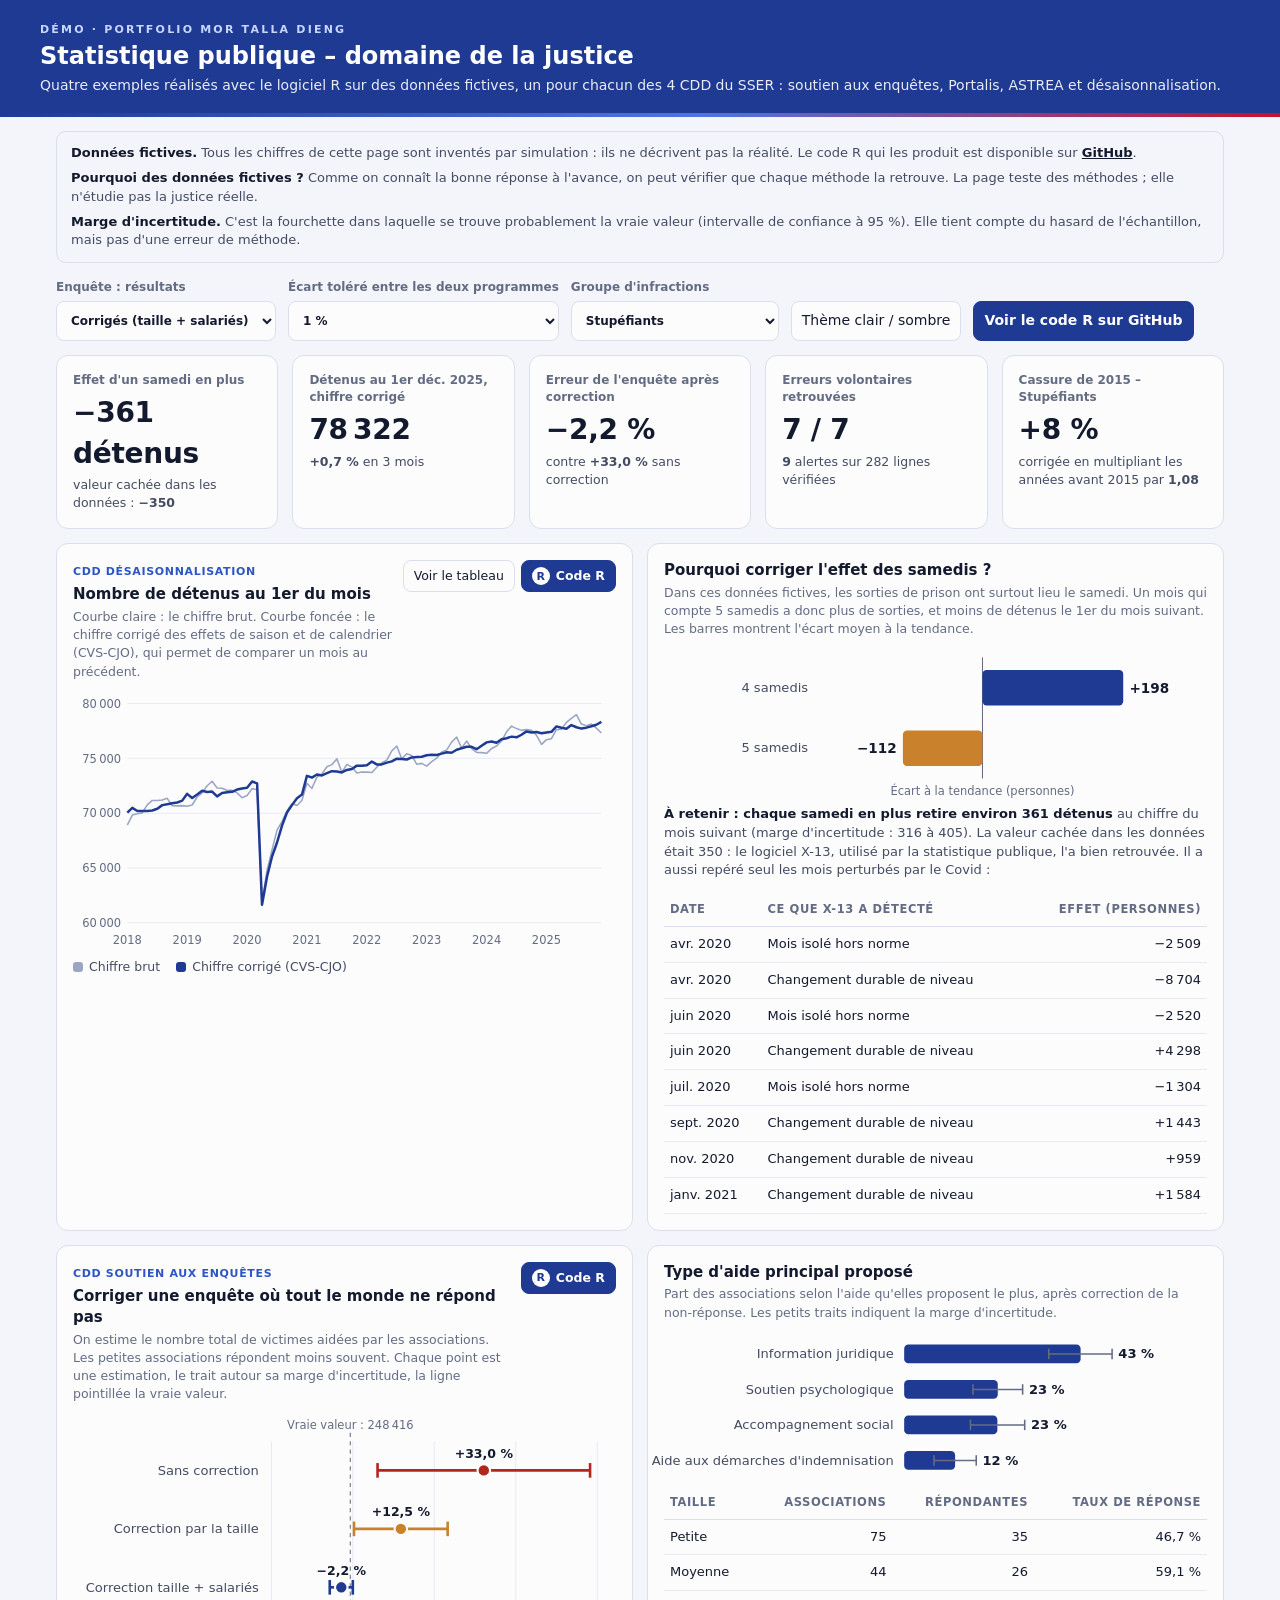
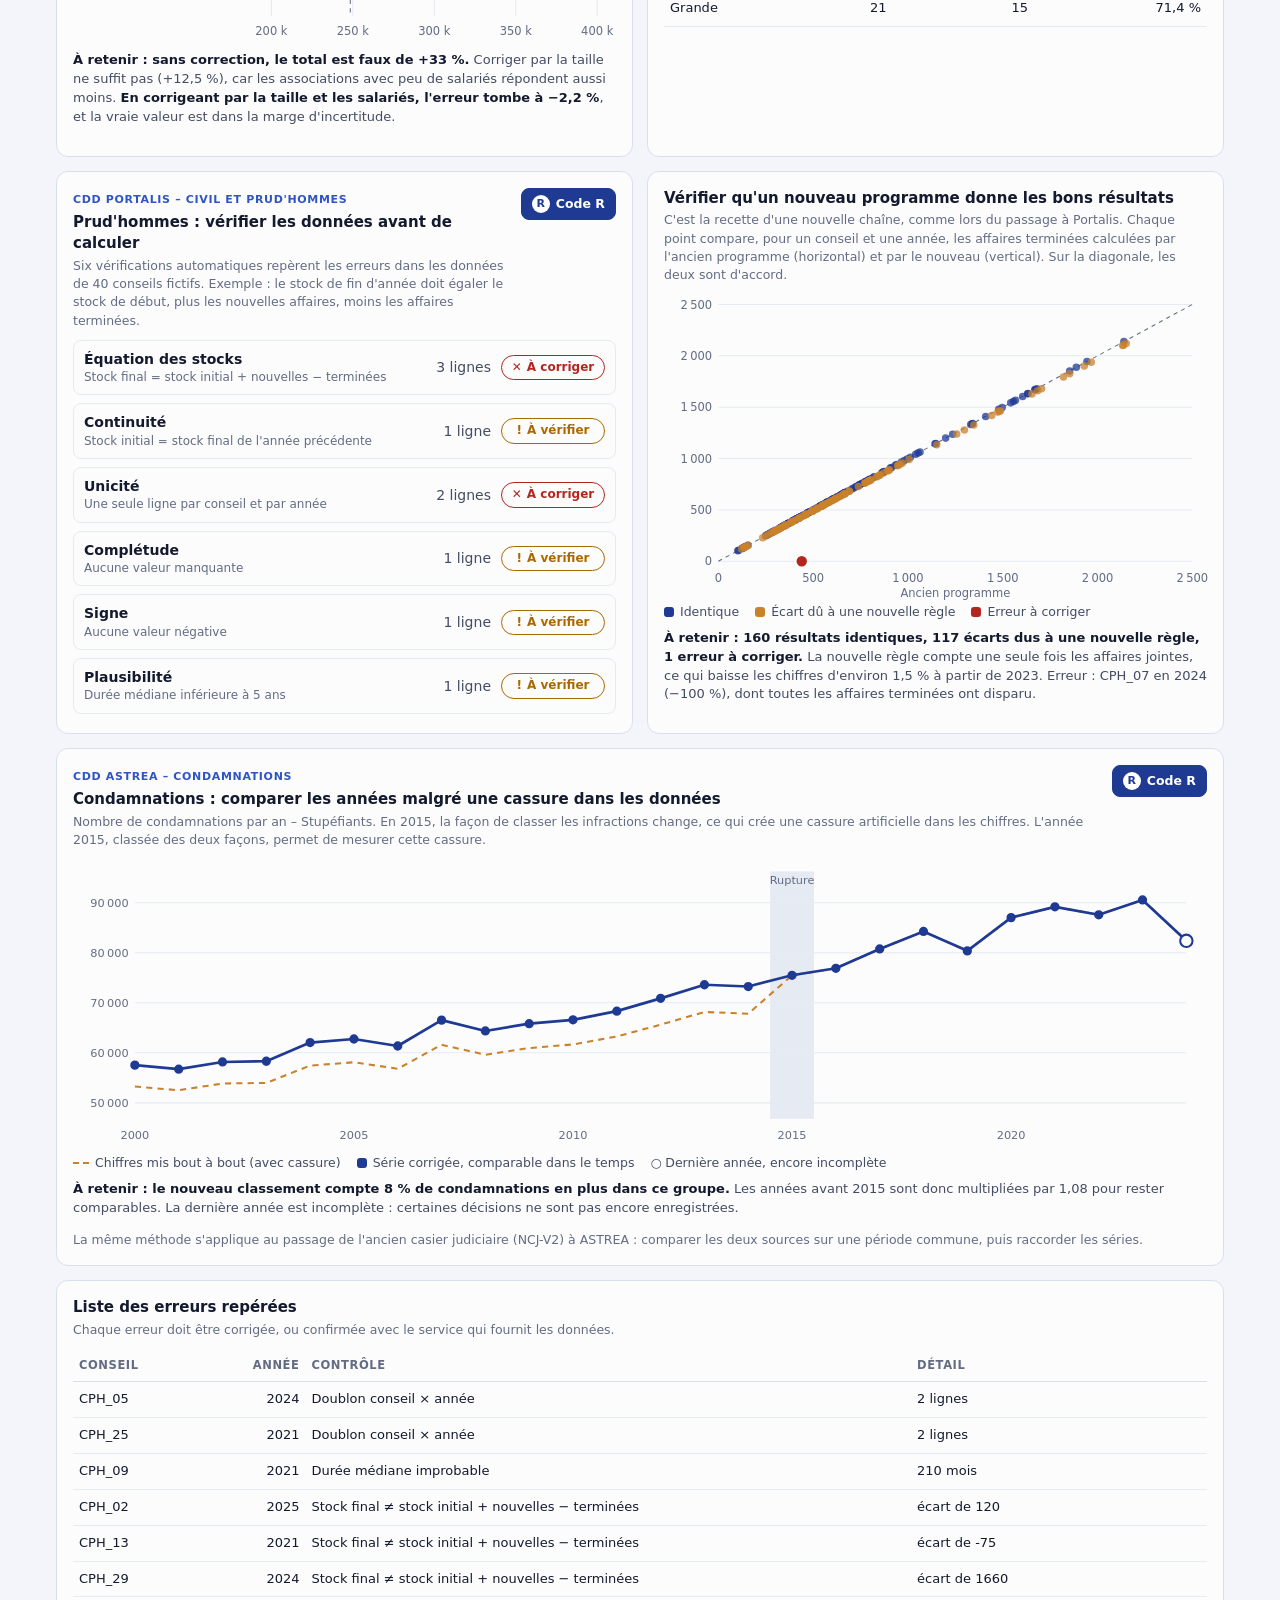
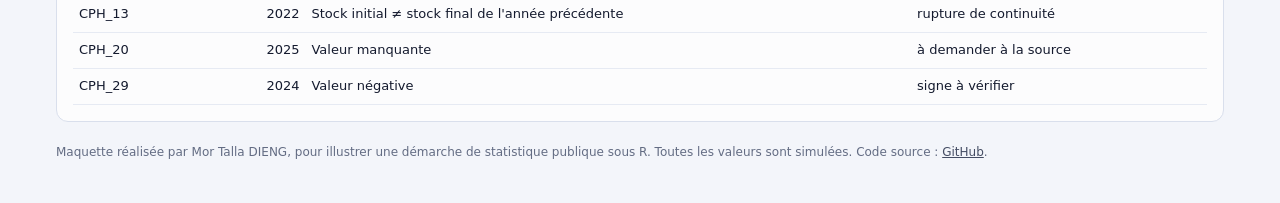
<file: statistique-justice.html>
<!doctype html>
<html lang="fr">
<head>
<meta charset="utf-8">
<meta name="viewport" content="width=device-width, initial-scale=1">
<title>Statistique publique – justice – démo | Mor Talla DIENG</title>
<style>
:root{
  --bg:#F3F5FA;--surface:#FCFCFD;--ink:#141A2E;--ink2:#444C63;--muted:#636C83;--line:#D9DFEC;--grid:#E6EAF3;
  --brand:#1F3A93;--brand2:#2F55C4;--s1:#1F3A93;--s2:#C9822B;--s3:#9AA6C4;
  --good:#1E7B3A;--warn:#A86A00;--crit:#B3261E;
  --rcom:#5F7A5F;--rstr:#A6510A;--rnum:#7A3EBD;--rkw:#1F3A93;--rfun:#0B6A85;--rop:#9A3412;
}
@media (prefers-color-scheme: dark){
  :root:not([data-theme="light"]){
    --bg:#0E1220;--surface:#161B2C;--ink:#E7EAF3;--ink2:#B9C0D3;--muted:#949BB1;--line:#2A3148;--grid:#222940;
    --brand:#1F3A93;--brand2:#7C9BF2;--s1:#7C9BF2;--s2:#E0A050;--s3:#4A5577;
    --good:#6CC685;--warn:#E3A93F;--crit:#F07A70;--rcom:#8FA88F;--rstr:#E8A066;--rnum:#C39BF2;--rkw:#9DB4FF;--rfun:#6FD0E8;--rop:#F2A27A;
  }
}
:root[data-theme="dark"]{
  --bg:#0E1220;--surface:#161B2C;--ink:#E7EAF3;--ink2:#B9C0D3;--muted:#949BB1;--line:#2A3148;--grid:#222940;
  --brand:#1F3A93;--brand2:#7C9BF2;--s1:#7C9BF2;--s2:#E0A050;--s3:#4A5577;
  --good:#6CC685;--warn:#E3A93F;--crit:#F07A70;--rcom:#8FA88F;--rstr:#E8A066;--rnum:#C39BF2;--rkw:#9DB4FF;--rfun:#6FD0E8;--rop:#F2A27A;
}
*{box-sizing:border-box}
body{margin:0;background:var(--bg);color:var(--ink);font-family:Inter,system-ui,-apple-system,"Segoe UI",sans-serif;font-size:14px;line-height:1.45}
header{background:var(--brand);color:#fff;padding:22px 16px 18px;position:relative}
header:after{content:"";position:absolute;left:0;right:0;bottom:-4px;height:4px;background:linear-gradient(90deg,#1F3A93,#4F74E0 55%,#C8102E)}
.wrap{max-width:1200px;margin:0 auto;padding:0 16px}
header .wrap{padding:0}
.kick{font-size:11px;letter-spacing:.2em;text-transform:uppercase;color:#C9D6FF;font-weight:600}
.kick a{color:inherit;text-decoration:none}
.kick a:hover{text-decoration:underline}
h1{margin:4px 0 4px;font-size:24px;line-height:1.2}
.sub{opacity:.9;font-size:14px}
.demo{margin:18px auto 0;background:transparent;color:var(--ink2);border:1px solid var(--line);border-radius:10px;padding:12px 14px;font-size:13px}
.demo p{margin:0}
.demo p+p{margin-top:6px}
.demo b{color:var(--ink)}
.demo a{color:var(--ink);font-weight:700}
.filters{display:flex;flex-wrap:wrap;gap:12px;align-items:flex-end;margin:16px 0 4px}
.filters label{display:flex;flex-direction:column;gap:4px;font-size:12px;color:var(--muted);font-weight:600}
select,button,.btn{font:inherit;color:var(--ink);background:var(--surface);border:1px solid var(--line);border-radius:8px;padding:8px 10px;min-height:40px}
button{cursor:pointer}
button:hover,.btn:hover{border-color:var(--brand2)}
.btn{display:inline-flex;align-items:center;text-decoration:none;font-weight:600}
.grid{display:grid;gap:14px;margin-top:14px}
.tiles{grid-template-columns:repeat(auto-fit,minmax(180px,1fr))}
.two{grid-template-columns:repeat(auto-fit,minmax(min(100%,460px),1fr))}
.card{background:var(--surface);border:1px solid var(--line);border-radius:12px;padding:16px;min-width:0}
.card h2{font-size:15px;margin:0 0 2px}
.cdd{display:inline-block;font-size:11px;font-weight:700;letter-spacing:.06em;text-transform:uppercase;color:var(--brand2);margin-bottom:4px}
.card .desc{font-size:12.5px;color:var(--muted);margin:0 0 10px}
.tile .lab{font-size:12px;color:var(--muted);font-weight:600}
.tile .val{font-size:28px;font-weight:750;margin:4px 0 2px;letter-spacing:-.01em}
.tile .delta{font-size:12.5px;color:var(--ink2)}
.tile .delta b{font-weight:700}
.chart{position:relative;width:100%}
svg{display:block;width:100%;height:auto;overflow:visible}
.axis text{fill:var(--muted);font-size:11px}
.gridline{stroke:var(--grid);stroke-width:1}
.tip{position:absolute;pointer-events:none;background:var(--ink);color:var(--surface);border-radius:8px;padding:7px 9px;font-size:12px;line-height:1.35;white-space:nowrap;opacity:0;transition:opacity .08s;z-index:5}
.tip b{font-weight:700}
.legend{display:flex;gap:16px;flex-wrap:wrap;font-size:12.5px;color:var(--ink2);margin-top:6px}
.sw{display:inline-block;width:10px;height:10px;border-radius:3px;margin-right:6px;vertical-align:-1px}
.sw.dash{height:0;width:16px;border-top:2px dashed var(--s2);border-radius:0;vertical-align:3px}
table{width:100%;border-collapse:collapse;font-size:13px}
th{text-align:left;font-size:11.5px;text-transform:uppercase;letter-spacing:.05em;color:var(--muted);border-bottom:1px solid var(--line);padding:8px 6px;white-space:nowrap}
td{border-bottom:1px solid var(--grid);padding:8px 6px;white-space:nowrap}
td.num,th.num{text-align:right;font-variant-numeric:tabular-nums}
.scroll{overflow-x:auto}
.health{display:flex;flex-direction:column;gap:8px}
.hrow{display:flex;align-items:center;gap:10px;padding:8px 10px;border:1px solid var(--grid);border-radius:8px}
.hrow .name{flex:1;font-weight:600}
.hrow .score{font-variant-numeric:tabular-nums;color:var(--ink2);min-width:56px;text-align:right}
.badge{display:inline-flex;align-items:center;gap:5px;font-size:12px;font-weight:700;padding:3px 8px;border-radius:999px;border:1px solid currentColor;min-width:104px;justify-content:center}
.b-good{color:var(--good)}.b-warn{color:var(--warn)}.b-crit{color:var(--crit)}
.result{font-size:13px;color:var(--ink2);margin-top:8px}
.result b{color:var(--ink)}
footer{color:var(--muted);font-size:12px;margin:22px auto 28px}
footer a{color:var(--ink2)}
.toggle{font-size:12.5px;padding:4px 10px;min-height:32px}
.hide{display:none}
.row-head{display:flex;justify-content:space-between;align-items:flex-start;gap:10px}
.btns{display:flex;gap:6px;flex-wrap:wrap;justify-content:flex-end;flex-shrink:0}
.rbtn{background:var(--brand);border-color:var(--brand);color:#fff;font-weight:600;display:inline-flex;align-items:center;gap:6px}
.rbtn:hover{background:var(--brand2);border-color:var(--brand2);color:#fff}
.rbtn:before{content:"R";display:inline-grid;place-items:center;width:18px;height:18px;border-radius:50%;background:#fff;color:#1F3A93;font-size:11px;font-weight:800;font-family:Inter,system-ui,sans-serif}
.btn-r{background:var(--brand);border-color:var(--brand);color:#fff}
.btn-r:hover{background:var(--brand2);border-color:var(--brand2);color:#fff}
.vue{min-width:0}
.rwin{border:1px solid var(--line);border-radius:8px;overflow:hidden;font-family:"JetBrains Mono","SFMono-Regular",Menlo,Consolas,monospace;font-size:12px;background:var(--surface)}
.rbar{display:flex;background:var(--grid);border-bottom:1px solid var(--line);font-family:Inter,system-ui,sans-serif}
.rtab{padding:6px 12px;font-size:12px;color:var(--muted);border-right:1px solid var(--line);white-space:nowrap;overflow:hidden;text-overflow:ellipsis}
.rtab.on{background:var(--surface);color:var(--ink);font-weight:600}
.rlab{font-family:Inter,system-ui,sans-serif;font-size:11px;letter-spacing:.06em;text-transform:uppercase;color:var(--muted);padding:6px 12px;border-top:1px solid var(--line);background:var(--grid);display:flex;justify-content:space-between}
.rcode{display:grid;grid-template-columns:auto minmax(0,1fr)}
.rgut{margin:0;color:var(--muted);text-align:right;padding:8px 8px 8px 12px;border-right:1px solid var(--grid);user-select:none;white-space:pre;line-height:1.6;opacity:.8}
.rsrc,.rcons{white-space:pre;overflow-x:auto;line-height:1.6;color:var(--ink);padding:8px 12px;margin:0}
.rcons{background:var(--bg);line-height:1.45;max-height:340px;overflow-y:auto}
.rcons .out{color:var(--ink2)}
.rcons .pr{color:var(--brand2);font-weight:700}
.k-com{color:var(--rcom);font-style:italic}.k-str{color:var(--rstr)}.k-num{color:var(--rnum)}.k-kw{color:var(--rkw);font-weight:700}.k-fun{color:var(--rfun)}.k-op{color:var(--rop);font-weight:600}
.rnote{font-size:12.5px;color:var(--muted);margin:8px 0 0}

</style>
</head>
<body>
<header><div class="wrap">
  <div class="kick"><a href="./">Démo · Portfolio Mor Talla DIENG</a></div>
  <h1>Statistique publique – domaine de la justice</h1>
  <div class="sub">Quatre exemples réalisés avec le logiciel R sur des données fictives, un pour chacun des 4 CDD du SSER : soutien aux enquêtes, Portalis, ASTREA et désaisonnalisation.</div>
</div></header>

<div class="wrap">

  <div class="demo">
    <p><b>Données fictives.</b> Tous les chiffres de cette page sont inventés par simulation : ils ne décrivent pas la réalité. Le code R qui les produit est disponible sur <a href="https://github.com/Mor270/statistiques-justice-simulees" target="_blank" rel="noopener">GitHub</a>.</p>
    <p><b>Pourquoi des données fictives ?</b> Comme on connaît la bonne réponse à l'avance, on peut vérifier que chaque méthode la retrouve. La page teste des méthodes ; elle n'étudie pas la justice réelle.</p>
    <p><b>Marge d'incertitude.</b> C'est la fourchette dans laquelle se trouve probablement la vraie valeur (intervalle de confiance à 95 %). Elle tient compte du hasard de l'échantillon, mais pas d'une erreur de méthode.</p>
  </div>

  <div class="filters">
    <label>Enquête : résultats
      <select id="fPond"><option value="1">Corrigés (taille + salariés)</option><option value="0">Sans correction</option></select>
    </label>
    <label>Écart toléré entre les deux programmes
      <select id="fSeuil"><option value="0.5">0,5 %</option><option value="1" selected>1 %</option><option value="2">2 %</option><option value="5">5 %</option></select>
    </label>
    <label>Groupe d'infractions
      <select id="fGroupe"></select>
    </label>
    <button id="themeBtn" type="button" aria-label="Changer de thème">Thème clair / sombre</button>
    <a class="btn btn-r" href="https://github.com/Mor270/statistiques-justice-simulees" target="_blank" rel="noopener">Voir le code R sur GitHub</a>
  </div>

  <div class="grid tiles" id="tiles"></div>

  <div class="grid two">
    <div class="card">
      <div class="row-head"><div><span class="cdd">CDD Désaisonnalisation</span><h2>Nombre de détenus au 1er du mois</h2><p class="desc">Courbe claire : le chiffre brut. Courbe foncée : le chiffre corrigé des effets de saison et de calendrier (CVS-CJO), qui permet de comparer un mois au précédent.</p></div>
      <div class="btns"><button class="toggle" type="button" id="tblBtn">Voir le tableau</button><button class="toggle rbtn" type="button" data-pane="rDet" data-vue="vDet" data-cle="detenus">Code R</button></div></div>
      <div class="vue" id="vDet">
      <div class="chart" id="cLine"></div>
      <div class="scroll hide" id="tLine"></div>
      <div class="legend"><span><span class="sw" style="background:var(--s3)"></span>Chiffre brut</span><span><span class="sw" style="background:var(--s1)"></span>Chiffre corrigé (CVS-CJO)</span></div>
      </div>
      <div class="rpane hide" id="rDet"></div>
    </div>
    <div class="card">
      <h2>Pourquoi corriger l'effet des samedis ?</h2><p class="desc">Dans ces données fictives, les sorties de prison ont surtout lieu le samedi. Un mois qui compte 5 samedis a donc plus de sorties, et moins de détenus le 1er du mois suivant. Les barres montrent l'écart moyen à la tendance.</p>
      <div class="chart" id="cSam"></div>
      <p class="result" id="samResult"></p>
      <div class="scroll" id="tAtyp" style="margin-top:8px"></div>
    </div>
  </div>

  <div class="grid two">
    <div class="card">
      <div class="row-head"><div><span class="cdd">CDD Soutien aux enquêtes</span><h2>Corriger une enquête où tout le monde ne répond pas</h2><p class="desc">On estime le nombre total de victimes aidées par les associations. Les petites associations répondent moins souvent. Chaque point est une estimation, le trait autour sa marge d'incertitude, la ligne pointillée la vraie valeur.</p></div><div class="btns"><button class="toggle rbtn" type="button" data-pane="rEnq" data-vue="vEnq" data-cle="enquete">Code R</button></div></div>
      <div class="vue" id="vEnq">
      <div class="chart" id="cEst"></div>
      <p class="result" id="estResult"></p>
      </div>
      <div class="rpane hide" id="rEnq"></div>
    </div>
    <div class="card">
      <h2>Type d'aide principal proposé</h2><p class="desc" id="aideDesc"></p>
      <div class="chart" id="cAide"></div>
      <div class="scroll" id="tReponse" style="margin-top:8px"></div>
    </div>
  </div>

  <div class="grid two">
    <div class="card">
      <div class="row-head"><div><span class="cdd">CDD Portalis – civil et prud'hommes</span><h2>Prud'hommes : vérifier les données avant de calculer</h2><p class="desc">Six vérifications automatiques repèrent les erreurs dans les données de 40 conseils fictifs. Exemple : le stock de fin d'année doit égaler le stock de début, plus les nouvelles affaires, moins les affaires terminées.</p></div><div class="btns"><button class="toggle rbtn" type="button" data-pane="rCph" data-vue="vCph" data-cle="prudhommes">Code R</button></div></div>
      <div class="vue" id="vCph"><div class="health" id="health"></div></div>
      <div class="rpane hide" id="rCph"></div>
    </div>
    <div class="card">
      <h2>Vérifier qu'un nouveau programme donne les bons résultats</h2><p class="desc">C'est la recette d'une nouvelle chaîne, comme lors du passage à Portalis. Chaque point compare, pour un conseil et une année, les affaires terminées calculées par l'ancien programme (horizontal) et par le nouveau (vertical). Sur la diagonale, les deux sont d'accord.</p>
      <div class="chart" id="cRec"></div>
      <div class="legend"><span><span class="sw" style="background:var(--s1)"></span>Identique</span><span><span class="sw" style="background:var(--s2)"></span>Écart dû à une nouvelle règle</span><span><span class="sw" style="background:var(--crit)"></span>Erreur à corriger</span></div>
      <p class="result" id="recResult"></p>
    </div>
  </div>

  <div class="grid">
    <div class="card">
      <div class="row-head"><div><span class="cdd">CDD ASTREA – condamnations</span><h2>Condamnations : comparer les années malgré une cassure dans les données</h2><p class="desc" id="serDesc"></p></div><div class="btns"><button class="toggle rbtn" type="button" data-pane="rSer" data-vue="vSer" data-cle="condamnations">Code R</button></div></div>
      <div class="vue" id="vSer">
      <div class="chart" id="cSer"></div>
      <div class="legend"><span><span class="sw dash"></span>Chiffres mis bout à bout (avec cassure)</span><span><span class="sw" style="background:var(--s1)"></span>Série corrigée, comparable dans le temps</span><span>○ Dernière année, encore incomplète</span></div>
      <p class="result" id="serResult"></p>
      <p class="rnote">La même méthode s'applique au passage de l'ancien casier judiciaire (NCJ-V2) à ASTREA : comparer les deux sources sur une période commune, puis raccorder les séries.</p>
      </div>
      <div class="rpane hide" id="rSer"></div>
    </div>
  </div>

  <div class="grid">
    <div class="card">
      <h2>Liste des erreurs repérées</h2><p class="desc">Chaque erreur doit être corrigée, ou confirmée avec le service qui fournit les données.</p>
      <div class="scroll" id="tAnom"></div>
    </div>
  </div>

  <footer>Maquette réalisée par Mor Talla DIENG, pour illustrer une démarche de statistique publique sous R. Toutes les valeurs sont simulées. Code source : <a href="https://github.com/Mor270/statistiques-justice-simulees" target="_blank" rel="noopener">GitHub</a>.</footer>
</div>

<div class="tip" id="tip" role="status" aria-live="polite"></div>

<script>
(function(){
  var D={"coef":-361,"ic":[-405,-316],"methode":"X-13ARIMA-SEATS (seasonal)","atyp":[{"type":"Point atypique (AO)","date":"2020.Apr","effet":-2509},{"type":"Changement de niveau (LS)","date":"2020.Apr","effet":-8704},{"type":"Point atypique (AO)","date":"2020.Jun","effet":-2520},{"type":"Changement de niveau (LS)","date":"2020.Jun","effet":4298},{"type":"Point atypique (AO)","date":"2020.Jul","effet":-1304},{"type":"Changement de niveau (LS)","date":"2020.Sep","effet":1443},{"type":"Changement de niveau (LS)","date":"2020.Nov","effet":959},{"type":"Changement de niveau (LS)","date":"2021.Jan","effet":1584}],"mois":["2018-01","2018-02","2018-03","2018-04","2018-05","2018-06","2018-07","2018-08","2018-09","2018-10","2018-11","2018-12","2019-01","2019-02","2019-03","2019-04","2019-05","2019-06","2019-07","2019-08","2019-09","2019-10","2019-11","2019-12","2020-01","2020-02","2020-03","2020-04","2020-05","2020-06","2020-07","2020-08","2020-09","2020-10","2020-11","2020-12","2021-01","2021-02","2021-03","2021-04","2021-05","2021-06","2021-07","2021-08","2021-09","2021-10","2021-11","2021-12","2022-01","2022-02","2022-03","2022-04","2022-05","2022-06","2022-07","2022-08","2022-09","2022-10","2022-11","2022-12","2023-01","2023-02","2023-03","2023-04","2023-05","2023-06","2023-07","2023-08","2023-09","2023-10","2023-11","2023-12","2024-01","2024-02","2024-03","2024-04","2024-05","2024-06","2024-07","2024-08","2024-09","2024-10","2024-11","2024-12","2025-01","2025-02","2025-03","2025-04","2025-05","2025-06","2025-07","2025-08","2025-09","2025-10","2025-11","2025-12"],"brut":[68903,69832,69957,70017,70765,71161,71159,71203,71350,70673,70662,70681,70628,70746,71477,71861,72503,72916,72296,72271,72074,72076,71848,71409,71607,72238,72146,61810,64784,66648,68454,69242,70210,70874,70691,71175,72730,72253,73291,73590,74232,74428,74953,73729,74450,74199,73659,73764,73741,73706,74191,74603,74836,75687,76128,74951,75410,75268,74453,74542,74296,74701,75021,75593,75772,76480,76939,75936,76582,75899,75541,75522,75457,75900,76121,76585,77421,77946,77713,77555,77624,77549,77103,76279,76705,76787,77607,77664,78279,78648,78978,78126,77971,78122,77754,77319],"cvs":[70058,70481,70204,70188,70192,70250,70403,70734,70813,70901,70967,71139,71760,71389,71704,72039,71930,71974,71536,71843,71914,71947,72157,72254,72327,72881,72720,61646,64204,66049,67321,68851,70058,70738,71359,71698,73401,73247,73521,73439,73645,73828,73810,73711,73940,74030,74329,74332,74374,74702,74450,74450,74611,74723,74969,74941,74891,75083,75110,75151,75285,75327,75309,75425,75551,75517,75778,75911,76057,76059,75839,76157,76455,76531,76426,76746,76839,76983,76917,77157,77453,77348,77407,77284,77360,77419,77917,77795,77693,78042,77841,77714,77799,77921,78071,78322],"ecart":[{"samedis_prec":4,"m":198,"n":111},{"samedis_prec":5,"m":-112,"n":60}],"evol":[{"mois":"2025-07","Brut":78978,"CVS-CJO":77841,"Évol. mensuelle brute (%)":0.42,"Évol. mensuelle CVS-CJO (%)":-0.26,"Évol. trimestrielle CVS-CJO (%)":0.06},{"mois":"2025-08","Brut":78126,"CVS-CJO":77714,"Évol. mensuelle brute (%)":-1.08,"Évol. mensuelle CVS-CJO (%)":-0.16,"Évol. trimestrielle CVS-CJO (%)":0.03},{"mois":"2025-09","Brut":77971,"CVS-CJO":77799,"Évol. mensuelle brute (%)":-0.2,"Évol. mensuelle CVS-CJO (%)":0.11,"Évol. trimestrielle CVS-CJO (%)":-0.31},{"mois":"2025-10","Brut":78122,"CVS-CJO":77921,"Évol. mensuelle brute (%)":0.19,"Évol. mensuelle CVS-CJO (%)":0.16,"Évol. trimestrielle CVS-CJO (%)":0.1},{"mois":"2025-11","Brut":77754,"CVS-CJO":78071,"Évol. mensuelle brute (%)":-0.47,"Évol. mensuelle CVS-CJO (%)":0.19,"Évol. trimestrielle CVS-CJO (%)":0.46},{"mois":"2025-12","Brut":77319,"CVS-CJO":78322,"Évol. mensuelle brute (%)":-0.56,"Évol. mensuelle CVS-CJO (%)":0.32,"Évol. trimestrielle CVS-CJO (%)":0.67}],"est":[{"estimation":"Vraie valeur (simulée)","total":248416,"ic_bas":null,"ic_haut":null,"ecart_pct":0,"vrai_dans_ic":null},{"estimation":"Sans pondération","total":330394,"ic_bas":265163,"ic_haut":395626,"ecart_pct":33,"vrai_dans_ic":false},{"estimation":"Post-stratification (taille)","total":279460,"ic_bas":250716,"ic_haut":308204,"ecart_pct":12.5,"vrai_dans_ic":false},{"estimation":"Calage (taille + salariés)","total":242892,"ic_bas":235813,"ic_haut":249970,"ecart_pct":-2.2,"vrai_dans_ic":true}],"tr":[{"taille":"Petite","associations":75,"repondantes":35,"taux de réponse (%)":46.7},{"taille":"Moyenne","associations":44,"repondantes":26,"taux de réponse (%)":59.1},{"taille":"Grande","associations":21,"repondantes":15,"taux de réponse (%)":71.4}],"aideP":[{"a":"Accompagnement social","p":22.5,"lo":16,"hi":29.1},{"a":"Aide aux démarches d'indemnisation","p":12.3,"lo":7.2,"hi":17.4},{"a":"Information juridique","p":42.6,"lo":34.9,"hi":50.2},{"a":"Soutien psychologique","p":22.6,"lo":16.6,"hi":28.6}],"aideB":[{"a":"Accompagnement social","p":21.1,"lo":14.8,"hi":27.3},{"a":"Aide aux démarches d'indemnisation","p":11.8,"lo":6.9,"hi":16.8},{"a":"Information juridique","p":42.1,"lo":34.6,"hi":49.7},{"a":"Soutien psychologique","p":25,"lo":18.4,"hi":31.6}],"anomalies":[{"conseil":"CPH_05","annee":2024,"controle":"Doublon conseil × année","detail":"2 lignes"},{"conseil":"CPH_25","annee":2021,"controle":"Doublon conseil × année","detail":"2 lignes"},{"conseil":"CPH_09","annee":2021,"controle":"Durée médiane improbable","detail":"210 mois"},{"conseil":"CPH_02","annee":2025,"controle":"Stock final ≠ stock initial + nouvelles − terminées","detail":"écart de 120"},{"conseil":"CPH_13","annee":2021,"controle":"Stock final ≠ stock initial + nouvelles − terminées","detail":"écart de -75"},{"conseil":"CPH_29","annee":2024,"controle":"Stock final ≠ stock initial + nouvelles − terminées","detail":"écart de 1660"},{"conseil":"CPH_13","annee":2022,"controle":"Stock initial ≠ stock final de l'année précédente","detail":"rupture de continuité"},{"conseil":"CPH_20","annee":2025,"controle":"Valeur manquante","detail":"à demander à la source"},{"conseil":"CPH_29","annee":2024,"controle":"Valeur négative","detail":"signe à vérifier"}],"nlignes":282,"rec":[{"c":"CPH_01","a":2019,"o":966,"n":966},{"c":"CPH_01","a":2020,"o":742,"n":742},{"c":"CPH_01","a":2021,"o":602,"n":602},{"c":"CPH_01","a":2022,"o":754,"n":754},{"c":"CPH_01","a":2023,"o":841,"n":828},{"c":"CPH_01","a":2024,"o":892,"n":879},{"c":"CPH_01","a":2025,"o":668,"n":658},{"c":"CPH_02","a":2019,"o":343,"n":343},{"c":"CPH_02","a":2020,"o":257,"n":257},{"c":"CPH_02","a":2021,"o":272,"n":272},{"c":"CPH_02","a":2022,"o":288,"n":288},{"c":"CPH_02","a":2023,"o":291,"n":287},{"c":"CPH_02","a":2024,"o":314,"n":309},{"c":"CPH_02","a":2025,"o":264,"n":260},{"c":"CPH_03","a":2019,"o":685,"n":685},{"c":"CPH_03","a":2020,"o":576,"n":576},{"c":"CPH_03","a":2021,"o":612,"n":612},{"c":"CPH_03","a":2022,"o":641,"n":641},{"c":"CPH_03","a":2023,"o":798,"n":786},{"c":"CPH_03","a":2024,"o":739,"n":728},{"c":"CPH_03","a":2025,"o":616,"n":607},{"c":"CPH_04","a":2019,"o":574,"n":574},{"c":"CPH_04","a":2020,"o":470,"n":470},{"c":"CPH_04","a":2021,"o":631,"n":631},{"c":"CPH_04","a":2022,"o":659,"n":659},{"c":"CPH_04","a":2023,"o":464,"n":457},{"c":"CPH_04","a":2024,"o":499,"n":492},{"c":"CPH_04","a":2025,"o":517,"n":509},{"c":"CPH_05","a":2019,"o":472,"n":472},{"c":"CPH_05","a":2020,"o":330,"n":330},{"c":"CPH_05","a":2021,"o":402,"n":402},{"c":"CPH_05","a":2022,"o":409,"n":409},{"c":"CPH_05","a":2023,"o":408,"n":402},{"c":"CPH_05","a":2024,"o":324,"n":319},{"c":"CPH_05","a":2025,"o":346,"n":341},{"c":"CPH_06","a":2019,"o":143,"n":143},{"c":"CPH_06","a":2020,"o":128,"n":128},{"c":"CPH_06","a":2021,"o":103,"n":103},{"c":"CPH_06","a":2022,"o":127,"n":127},{"c":"CPH_06","a":2023,"o":123,"n":121},{"c":"CPH_06","a":2024,"o":158,"n":156},{"c":"CPH_06","a":2025,"o":146,"n":144},{"c":"CPH_07","a":2019,"o":350,"n":350},{"c":"CPH_07","a":2020,"o":388,"n":388},{"c":"CPH_07","a":2021,"o":422,"n":422},{"c":"CPH_07","a":2022,"o":367,"n":367},{"c":"CPH_07","a":2023,"o":350,"n":345},{"c":"CPH_07","a":2024,"o":440,"n":0},{"c":"CPH_07","a":2025,"o":333,"n":328},{"c":"CPH_08","a":2019,"o":397,"n":397},{"c":"CPH_08","a":2020,"o":332,"n":332},{"c":"CPH_08","a":2021,"o":324,"n":324},{"c":"CPH_08","a":2022,"o":367,"n":367},{"c":"CPH_08","a":2023,"o":360,"n":355},{"c":"CPH_08","a":2024,"o":312,"n":307},{"c":"CPH_08","a":2025,"o":320,"n":315},{"c":"CPH_09","a":2019,"o":659,"n":659},{"c":"CPH_09","a":2020,"o":746,"n":746},{"c":"CPH_09","a":2021,"o":650,"n":650},{"c":"CPH_09","a":2022,"o":588,"n":588},{"c":"CPH_09","a":2023,"o":657,"n":647},{"c":"CPH_09","a":2024,"o":662,"n":652},{"c":"CPH_09","a":2025,"o":646,"n":636},{"c":"CPH_10","a":2019,"o":567,"n":567},{"c":"CPH_10","a":2020,"o":396,"n":396},{"c":"CPH_10","a":2021,"o":415,"n":415},{"c":"CPH_10","a":2022,"o":395,"n":395},{"c":"CPH_10","a":2023,"o":455,"n":448},{"c":"CPH_10","a":2024,"o":390,"n":384},{"c":"CPH_10","a":2025,"o":446,"n":439},{"c":"CPH_11","a":2019,"o":464,"n":464},{"c":"CPH_11","a":2020,"o":421,"n":421},{"c":"CPH_11","a":2021,"o":547,"n":547},{"c":"CPH_11","a":2022,"o":480,"n":480},{"c":"CPH_11","a":2023,"o":428,"n":422},{"c":"CPH_11","a":2024,"o":584,"n":575},{"c":"CPH_11","a":2025,"o":527,"n":519},{"c":"CPH_12","a":2019,"o":411,"n":411},{"c":"CPH_12","a":2020,"o":301,"n":301},{"c":"CPH_12","a":2021,"o":402,"n":402},{"c":"CPH_12","a":2022,"o":344,"n":344},{"c":"CPH_12","a":2023,"o":326,"n":321},{"c":"CPH_12","a":2024,"o":423,"n":417},{"c":"CPH_12","a":2025,"o":383,"n":377},{"c":"CPH_13","a":2019,"o":538,"n":538},{"c":"CPH_13","a":2020,"o":430,"n":430},{"c":"CPH_13","a":2021,"o":493,"n":493},{"c":"CPH_13","a":2022,"o":570,"n":570},{"c":"CPH_13","a":2023,"o":498,"n":491},{"c":"CPH_13","a":2024,"o":550,"n":542},{"c":"CPH_13","a":2025,"o":524,"n":516},{"c":"CPH_14","a":2019,"o":583,"n":583},{"c":"CPH_14","a":2020,"o":403,"n":403},{"c":"CPH_14","a":2021,"o":544,"n":544},{"c":"CPH_14","a":2022,"o":550,"n":550},{"c":"CPH_14","a":2023,"o":547,"n":539},{"c":"CPH_14","a":2024,"o":491,"n":484},{"c":"CPH_14","a":2025,"o":503,"n":495},{"c":"CPH_15","a":2019,"o":128,"n":128},{"c":"CPH_15","a":2020,"o":107,"n":107},{"c":"CPH_15","a":2021,"o":138,"n":138},{"c":"CPH_15","a":2022,"o":156,"n":156},{"c":"CPH_15","a":2023,"o":136,"n":134},{"c":"CPH_15","a":2024,"o":134,"n":132},{"c":"CPH_15","a":2025,"o":146,"n":144},{"c":"CPH_16","a":2019,"o":1542,"n":1542},{"c":"CPH_16","a":2020,"o":1041,"n":1041},{"c":"CPH_16","a":2021,"o":1479,"n":1479},{"c":"CPH_16","a":2022,"o":1339,"n":1339},{"c":"CPH_16","a":2023,"o":1442,"n":1420},{"c":"CPH_16","a":2024,"o":1483,"n":1461},{"c":"CPH_16","a":2025,"o":1257,"n":1238},{"c":"CPH_17","a":2019,"o":934,"n":934},{"c":"CPH_17","a":2020,"o":725,"n":725},{"c":"CPH_17","a":2021,"o":914,"n":914},{"c":"CPH_17","a":2022,"o":1013,"n":1013},{"c":"CPH_17","a":2023,"o":794,"n":782},{"c":"CPH_17","a":2024,"o":806,"n":794},{"c":"CPH_17","a":2025,"o":853,"n":840},{"c":"CPH_18","a":2019,"o":818,"n":818},{"c":"CPH_18","a":2020,"o":666,"n":666},{"c":"CPH_18","a":2021,"o":554,"n":554},{"c":"CPH_18","a":2022,"o":574,"n":574},{"c":"CPH_18","a":2023,"o":601,"n":592},{"c":"CPH_18","a":2024,"o":773,"n":761},{"c":"CPH_18","a":2025,"o":803,"n":791},{"c":"CPH_19","a":2019,"o":376,"n":376},{"c":"CPH_19","a":2020,"o":392,"n":392},{"c":"CPH_19","a":2021,"o":359,"n":359},{"c":"CPH_19","a":2022,"o":427,"n":427},{"c":"CPH_19","a":2023,"o":354,"n":349},{"c":"CPH_19","a":2024,"o":302,"n":297},{"c":"CPH_19","a":2025,"o":388,"n":382},{"c":"CPH_20","a":2019,"o":996,"n":996},{"c":"CPH_20","a":2020,"o":863,"n":863},{"c":"CPH_20","a":2021,"o":797,"n":797},{"c":"CPH_20","a":2022,"o":869,"n":869},{"c":"CPH_20","a":2023,"o":971,"n":956},{"c":"CPH_20","a":2024,"o":850,"n":837},{"c":"CPH_21","a":2019,"o":606,"n":606},{"c":"CPH_21","a":2020,"o":516,"n":516},{"c":"CPH_21","a":2021,"o":449,"n":449},{"c":"CPH_21","a":2022,"o":447,"n":447},{"c":"CPH_21","a":2023,"o":561,"n":553},{"c":"CPH_21","a":2024,"o":463,"n":456},{"c":"CPH_21","a":2025,"o":462,"n":455},{"c":"CPH_22","a":2019,"o":621,"n":621},{"c":"CPH_22","a":2020,"o":475,"n":475},{"c":"CPH_22","a":2021,"o":594,"n":594},{"c":"CPH_22","a":2022,"o":470,"n":470},{"c":"CPH_22","a":2023,"o":586,"n":577},{"c":"CPH_22","a":2024,"o":494,"n":487},{"c":"CPH_22","a":2025,"o":565,"n":557},{"c":"CPH_23","a":2019,"o":259,"n":259},{"c":"CPH_23","a":2020,"o":271,"n":271},{"c":"CPH_23","a":2021,"o":284,"n":284},{"c":"CPH_23","a":2022,"o":250,"n":250},{"c":"CPH_23","a":2023,"o":234,"n":230},{"c":"CPH_23","a":2024,"o":250,"n":246},{"c":"CPH_23","a":2025,"o":280,"n":276},{"c":"CPH_24","a":2019,"o":1631,"n":1631},{"c":"CPH_24","a":2020,"o":1236,"n":1236},{"c":"CPH_24","a":2021,"o":1199,"n":1199},{"c":"CPH_24","a":2022,"o":1331,"n":1331},{"c":"CPH_24","a":2023,"o":1474,"n":1452},{"c":"CPH_24","a":2024,"o":1654,"n":1629},{"c":"CPH_24","a":2025,"o":1820,"n":1793},{"c":"CPH_25","a":2019,"o":714,"n":714},{"c":"CPH_25","a":2020,"o":503,"n":503},{"c":"CPH_25","a":2021,"o":603,"n":603},{"c":"CPH_25","a":2022,"o":570,"n":570},{"c":"CPH_25","a":2023,"o":560,"n":552},{"c":"CPH_25","a":2024,"o":601,"n":592},{"c":"CPH_25","a":2025,"o":691,"n":681},{"c":"CPH_26","a":2019,"o":2139,"n":2139},{"c":"CPH_26","a":2020,"o":1633,"n":1633},{"c":"CPH_26","a":2021,"o":1567,"n":1567},{"c":"CPH_26","a":2022,"o":1605,"n":1605},{"c":"CPH_26","a":2023,"o":2136,"n":2104},{"c":"CPH_26","a":2024,"o":1967,"n":1937},{"c":"CPH_26","a":2025,"o":2151,"n":2119},{"c":"CPH_27","a":2019,"o":1944,"n":1944},{"c":"CPH_27","a":2020,"o":1672,"n":1672},{"c":"CPH_27","a":2021,"o":1410,"n":1410},{"c":"CPH_27","a":2022,"o":1669,"n":1669},{"c":"CPH_27","a":2023,"o":2133,"n":2101},{"c":"CPH_27","a":2024,"o":1488,"n":1466},{"c":"CPH_27","a":2025,"o":1930,"n":1901},{"c":"CPH_28","a":2019,"o":761,"n":761},{"c":"CPH_28","a":2020,"o":650,"n":650},{"c":"CPH_28","a":2021,"o":628,"n":628},{"c":"CPH_28","a":2022,"o":539,"n":539},{"c":"CPH_28","a":2023,"o":623,"n":614},{"c":"CPH_28","a":2024,"o":664,"n":654},{"c":"CPH_28","a":2025,"o":576,"n":567},{"c":"CPH_29","a":2019,"o":1064,"n":1064},{"c":"CPH_29","a":2020,"o":941,"n":941},{"c":"CPH_29","a":2021,"o":793,"n":793},{"c":"CPH_29","a":2022,"o":870,"n":870},{"c":"CPH_29","a":2023,"o":949,"n":935},{"c":"CPH_29","a":2025,"o":833,"n":821},{"c":"CPH_30","a":2019,"o":1888,"n":1888},{"c":"CPH_30","a":2020,"o":1680,"n":1680},{"c":"CPH_30","a":2021,"o":1853,"n":1853},{"c":"CPH_30","a":2022,"o":1556,"n":1556},{"c":"CPH_30","a":2023,"o":1853,"n":1825},{"c":"CPH_30","a":2024,"o":1684,"n":1659},{"c":"CPH_30","a":2025,"o":1705,"n":1679},{"c":"CPH_31","a":2019,"o":538,"n":538},{"c":"CPH_31","a":2020,"o":413,"n":413},{"c":"CPH_31","a":2021,"o":433,"n":433},{"c":"CPH_31","a":2022,"o":368,"n":368},{"c":"CPH_31","a":2023,"o":546,"n":538},{"c":"CPH_31","a":2024,"o":469,"n":462},{"c":"CPH_31","a":2025,"o":428,"n":422},{"c":"CPH_32","a":2019,"o":670,"n":670},{"c":"CPH_32","a":2020,"o":528,"n":528},{"c":"CPH_32","a":2021,"o":731,"n":731},{"c":"CPH_32","a":2022,"o":664,"n":664},{"c":"CPH_32","a":2023,"o":691,"n":681},{"c":"CPH_32","a":2024,"o":635,"n":625},{"c":"CPH_32","a":2025,"o":795,"n":783},{"c":"CPH_33","a":2019,"o":577,"n":577},{"c":"CPH_33","a":2020,"o":481,"n":481},{"c":"CPH_33","a":2021,"o":425,"n":425},{"c":"CPH_33","a":2022,"o":483,"n":483},{"c":"CPH_33","a":2023,"o":497,"n":490},{"c":"CPH_33","a":2024,"o":552,"n":544},{"c":"CPH_33","a":2025,"o":550,"n":542},{"c":"CPH_34","a":2019,"o":907,"n":907},{"c":"CPH_34","a":2020,"o":604,"n":604},{"c":"CPH_34","a":2021,"o":704,"n":704},{"c":"CPH_34","a":2022,"o":775,"n":775},{"c":"CPH_34","a":2023,"o":615,"n":606},{"c":"CPH_34","a":2024,"o":774,"n":762},{"c":"CPH_34","a":2025,"o":784,"n":772},{"c":"CPH_35","a":2019,"o":646,"n":646},{"c":"CPH_35","a":2020,"o":610,"n":610},{"c":"CPH_35","a":2021,"o":562,"n":562},{"c":"CPH_35","a":2022,"o":671,"n":671},{"c":"CPH_35","a":2023,"o":670,"n":660},{"c":"CPH_35","a":2024,"o":518,"n":510},{"c":"CPH_35","a":2025,"o":556,"n":548},{"c":"CPH_36","a":2019,"o":1341,"n":1341},{"c":"CPH_36","a":2020,"o":1143,"n":1143},{"c":"CPH_36","a":2021,"o":1147,"n":1147},{"c":"CPH_36","a":2022,"o":1497,"n":1497},{"c":"CPH_36","a":2023,"o":1152,"n":1135},{"c":"CPH_36","a":2024,"o":1347,"n":1327},{"c":"CPH_36","a":2025,"o":1298,"n":1279},{"c":"CPH_37","a":2019,"o":981,"n":981},{"c":"CPH_37","a":2020,"o":745,"n":745},{"c":"CPH_37","a":2021,"o":780,"n":780},{"c":"CPH_37","a":2022,"o":823,"n":823},{"c":"CPH_37","a":2023,"o":872,"n":859},{"c":"CPH_37","a":2024,"o":897,"n":884},{"c":"CPH_37","a":2025,"o":959,"n":945},{"c":"CPH_38","a":2019,"o":370,"n":370},{"c":"CPH_38","a":2020,"o":292,"n":292},{"c":"CPH_38","a":2021,"o":356,"n":356},{"c":"CPH_38","a":2022,"o":339,"n":339},{"c":"CPH_38","a":2023,"o":290,"n":286},{"c":"CPH_38","a":2024,"o":353,"n":348},{"c":"CPH_38","a":2025,"o":404,"n":398},{"c":"CPH_39","a":2019,"o":1053,"n":1053},{"c":"CPH_39","a":2020,"o":801,"n":801},{"c":"CPH_39","a":2021,"o":776,"n":776},{"c":"CPH_39","a":2022,"o":875,"n":875},{"c":"CPH_39","a":2023,"o":1006,"n":991},{"c":"CPH_39","a":2024,"o":904,"n":890},{"c":"CPH_39","a":2025,"o":945,"n":931},{"c":"CPH_40","a":2019,"o":410,"n":410},{"c":"CPH_40","a":2020,"o":324,"n":324},{"c":"CPH_40","a":2021,"o":347,"n":347},{"c":"CPH_40","a":2022,"o":356,"n":356},{"c":"CPH_40","a":2023,"o":357,"n":352},{"c":"CPH_40","a":2024,"o":300,"n":296},{"c":"CPH_40","a":2025,"o":381,"n":375}],"serie":[{"g":"Atteintes aux biens","a":2000,"p":false,"b":161675,"r":161675},{"g":"Atteintes aux biens","a":2001,"p":false,"b":155024,"r":155024},{"g":"Atteintes aux biens","a":2002,"p":false,"b":157269,"r":157269},{"g":"Atteintes aux biens","a":2003,"p":false,"b":155008,"r":155008},{"g":"Atteintes aux biens","a":2004,"p":false,"b":151690,"r":151690},{"g":"Atteintes aux biens","a":2005,"p":false,"b":144727,"r":144727},{"g":"Atteintes aux biens","a":2006,"p":false,"b":148483,"r":148483},{"g":"Atteintes aux biens","a":2007,"p":false,"b":146170,"r":146170},{"g":"Atteintes aux biens","a":2008,"p":false,"b":148034,"r":148034},{"g":"Atteintes aux biens","a":2009,"p":false,"b":144850,"r":144850},{"g":"Atteintes aux biens","a":2010,"p":false,"b":143597,"r":143597},{"g":"Atteintes aux biens","a":2011,"p":false,"b":141255,"r":141255},{"g":"Atteintes aux biens","a":2012,"p":false,"b":141280,"r":141280},{"g":"Atteintes aux biens","a":2013,"p":false,"b":139862,"r":139862},{"g":"Atteintes aux biens","a":2014,"p":false,"b":132189,"r":132189},{"g":"Atteintes aux biens","a":2015,"p":false,"b":141474,"r":141474},{"g":"Atteintes aux biens","a":2016,"p":false,"b":138034,"r":138034},{"g":"Atteintes aux biens","a":2017,"p":false,"b":135575,"r":135575},{"g":"Atteintes aux biens","a":2018,"p":false,"b":131510,"r":131510},{"g":"Atteintes aux biens","a":2019,"p":false,"b":134151,"r":134151},{"g":"Atteintes aux biens","a":2020,"p":false,"b":130139,"r":130139},{"g":"Atteintes aux biens","a":2021,"p":false,"b":129267,"r":129267},{"g":"Atteintes aux biens","a":2022,"p":false,"b":124877,"r":124877},{"g":"Atteintes aux biens","a":2023,"p":false,"b":130907,"r":130907},{"g":"Atteintes aux biens","a":2024,"p":true,"b":118423,"r":118423},{"g":"Atteintes aux personnes","a":2000,"p":false,"b":98695,"r":98695},{"g":"Atteintes aux personnes","a":2001,"p":false,"b":99534,"r":99534},{"g":"Atteintes aux personnes","a":2002,"p":false,"b":97421,"r":97421},{"g":"Atteintes aux personnes","a":2003,"p":false,"b":99762,"r":99762},{"g":"Atteintes aux personnes","a":2004,"p":false,"b":103171,"r":103171},{"g":"Atteintes aux personnes","a":2005,"p":false,"b":99813,"r":99813},{"g":"Atteintes aux personnes","a":2006,"p":false,"b":102433,"r":102433},{"g":"Atteintes aux personnes","a":2007,"p":false,"b":102800,"r":102800},{"g":"Atteintes aux personnes","a":2008,"p":false,"b":105270,"r":105270},{"g":"Atteintes aux personnes","a":2009,"p":false,"b":106221,"r":106221},{"g":"Atteintes aux personnes","a":2010,"p":false,"b":109636,"r":109636},{"g":"Atteintes aux personnes","a":2011,"p":false,"b":109700,"r":109700},{"g":"Atteintes aux personnes","a":2012,"p":false,"b":107775,"r":107775},{"g":"Atteintes aux personnes","a":2013,"p":false,"b":112328,"r":112328},{"g":"Atteintes aux personnes","a":2014,"p":false,"b":110540,"r":110540},{"g":"Atteintes aux personnes","a":2015,"p":false,"b":111133,"r":111133},{"g":"Atteintes aux personnes","a":2016,"p":false,"b":116914,"r":116914},{"g":"Atteintes aux personnes","a":2017,"p":false,"b":113726,"r":113726},{"g":"Atteintes aux personnes","a":2018,"p":false,"b":118630,"r":118630},{"g":"Atteintes aux personnes","a":2019,"p":false,"b":117355,"r":117355},{"g":"Atteintes aux personnes","a":2020,"p":false,"b":124243,"r":124243},{"g":"Atteintes aux personnes","a":2021,"p":false,"b":123979,"r":123979},{"g":"Atteintes aux personnes","a":2022,"p":false,"b":122710,"r":122710},{"g":"Atteintes aux personnes","a":2023,"p":false,"b":127213,"r":127213},{"g":"Atteintes aux personnes","a":2024,"p":true,"b":120124,"r":120124},{"g":"Autres","a":2000,"p":false,"b":68381,"r":62887},{"g":"Autres","a":2001,"p":false,"b":69712,"r":64112},{"g":"Autres","a":2002,"p":false,"b":68709,"r":63189},{"g":"Autres","a":2003,"p":false,"b":70632,"r":64958},{"g":"Autres","a":2004,"p":false,"b":69103,"r":63551},{"g":"Autres","a":2005,"p":false,"b":69677,"r":64079},{"g":"Autres","a":2006,"p":false,"b":68290,"r":62804},{"g":"Autres","a":2007,"p":false,"b":68668,"r":63151},{"g":"Autres","a":2008,"p":false,"b":70188,"r":64549},{"g":"Autres","a":2009,"p":false,"b":68615,"r":63103},{"g":"Autres","a":2010,"p":false,"b":69802,"r":64194},{"g":"Autres","a":2011,"p":false,"b":70235,"r":64593},{"g":"Autres","a":2012,"p":false,"b":69722,"r":64121},{"g":"Autres","a":2013,"p":false,"b":69593,"r":64002},{"g":"Autres","a":2014,"p":false,"b":67613,"r":62181},{"g":"Autres","a":2015,"p":false,"b":64026,"r":64026},{"g":"Autres","a":2016,"p":false,"b":61828,"r":61828},{"g":"Autres","a":2017,"p":false,"b":65650,"r":65650},{"g":"Autres","a":2018,"p":false,"b":62367,"r":62367},{"g":"Autres","a":2019,"p":false,"b":64254,"r":64254},{"g":"Autres","a":2020,"p":false,"b":64284,"r":64284},{"g":"Autres","a":2021,"p":false,"b":63401,"r":63401},{"g":"Autres","a":2022,"p":false,"b":65422,"r":65422},{"g":"Autres","a":2023,"p":false,"b":62115,"r":62115},{"g":"Autres","a":2024,"p":true,"b":60283,"r":60283},{"g":"Circulation routière","a":2000,"p":false,"b":205936,"r":205936},{"g":"Circulation routière","a":2001,"p":false,"b":217804,"r":217804},{"g":"Circulation routière","a":2002,"p":false,"b":210369,"r":210369},{"g":"Circulation routière","a":2003,"p":false,"b":204842,"r":204842},{"g":"Circulation routière","a":2004,"p":false,"b":208265,"r":208265},{"g":"Circulation routière","a":2005,"p":false,"b":199138,"r":199138},{"g":"Circulation routière","a":2006,"p":false,"b":208781,"r":208781},{"g":"Circulation routière","a":2007,"p":false,"b":196763,"r":196763},{"g":"Circulation routière","a":2008,"p":false,"b":194022,"r":194022},{"g":"Circulation routière","a":2009,"p":false,"b":198741,"r":198741},{"g":"Circulation routière","a":2010,"p":false,"b":201158,"r":201158},{"g":"Circulation routière","a":2011,"p":false,"b":196544,"r":196544},{"g":"Circulation routière","a":2012,"p":false,"b":192462,"r":192462},{"g":"Circulation routière","a":2013,"p":false,"b":198864,"r":198864},{"g":"Circulation routière","a":2014,"p":false,"b":202633,"r":202633},{"g":"Circulation routière","a":2015,"p":false,"b":184553,"r":184553},{"g":"Circulation routière","a":2016,"p":false,"b":196484,"r":196484},{"g":"Circulation routière","a":2017,"p":false,"b":187844,"r":187844},{"g":"Circulation routière","a":2018,"p":false,"b":192237,"r":192237},{"g":"Circulation routière","a":2019,"p":false,"b":180661,"r":180661},{"g":"Circulation routière","a":2020,"p":false,"b":185285,"r":185285},{"g":"Circulation routière","a":2021,"p":false,"b":181623,"r":181623},{"g":"Circulation routière","a":2022,"p":false,"b":182236,"r":182236},{"g":"Circulation routière","a":2023,"p":false,"b":179031,"r":179031},{"g":"Circulation routière","a":2024,"p":true,"b":172194,"r":172194},{"g":"Stupéfiants","a":2000,"p":false,"b":53280,"r":57542},{"g":"Stupéfiants","a":2001,"p":false,"b":52529,"r":56731},{"g":"Stupéfiants","a":2002,"p":false,"b":53876,"r":58186},{"g":"Stupéfiants","a":2003,"p":false,"b":54001,"r":58321},{"g":"Stupéfiants","a":2004,"p":false,"b":57464,"r":62061},{"g":"Stupéfiants","a":2005,"p":false,"b":58118,"r":62767},{"g":"Stupéfiants","a":2006,"p":false,"b":56824,"r":61370},{"g":"Stupéfiants","a":2007,"p":false,"b":61613,"r":66542},{"g":"Stupéfiants","a":2008,"p":false,"b":59612,"r":64381},{"g":"Stupéfiants","a":2009,"p":false,"b":60959,"r":65836},{"g":"Stupéfiants","a":2010,"p":false,"b":61671,"r":66605},{"g":"Stupéfiants","a":2011,"p":false,"b":63268,"r":68329},{"g":"Stupéfiants","a":2012,"p":false,"b":65646,"r":70898},{"g":"Stupéfiants","a":2013,"p":false,"b":68163,"r":73616},{"g":"Stupéfiants","a":2014,"p":false,"b":67831,"r":73257},{"g":"Stupéfiants","a":2015,"p":false,"b":75507,"r":75507},{"g":"Stupéfiants","a":2016,"p":false,"b":76906,"r":76906},{"g":"Stupéfiants","a":2017,"p":false,"b":80771,"r":80771},{"g":"Stupéfiants","a":2018,"p":false,"b":84266,"r":84266},{"g":"Stupéfiants","a":2019,"p":false,"b":80385,"r":80385},{"g":"Stupéfiants","a":2020,"p":false,"b":87036,"r":87036},{"g":"Stupéfiants","a":2021,"p":false,"b":89196,"r":89196},{"g":"Stupéfiants","a":2022,"p":false,"b":87604,"r":87604},{"g":"Stupéfiants","a":2023,"p":false,"b":90572,"r":90572},{"g":"Stupéfiants","a":2024,"p":true,"b":82398,"r":82398}],"coefs":[{"g":"Atteintes aux biens","k":1},{"g":"Atteintes aux personnes","k":1},{"g":"Autres","k":0.92},{"g":"Circulation routière","k":1},{"g":"Stupéfiants","k":1.08}]};
  var fmt=function(v,d){return v.toLocaleString('fr-FR',{minimumFractionDigits:d||0,maximumFractionDigits:d||0});};
  var sgn=function(v,d){return (v>0?'+':v<0?'−':'')+fmt(Math.abs(v),d);};
  var MOIS=['janv.','févr.','mars','avr.','mai','juin','juil.','août','sept.','oct.','nov.','déc.'];
  var NOM={'Sans pondération':'Sans correction','Post-stratification (taille)':'Correction par la taille','Calage (taille + salariés)':'Correction taille + salariés'};
  var ATYP={'Point atypique (AO)':'Mois isolé hors norme','Changement de niveau (LS)':'Changement durable de niveau','Changement transitoire (TC)':'Changement temporaire'};
  var lib=function(ym){var p=ym.split('-');return MOIS[+p[1]-1]+' '+p[0];};

  var tip=document.getElementById('tip');
  function showTip(html,ev){tip.innerHTML=html;tip.style.opacity=1;var x=ev.pageX+14,y=ev.pageY+14,w=tip.offsetWidth;if(x+w>window.scrollX+document.documentElement.clientWidth-8)x=ev.pageX-w-14;tip.style.left=x+'px';tip.style.top=y+'px';}
  function hideTip(){tip.style.opacity=0;}
  function el(t,a){var e=document.createElementNS('http://www.w3.org/2000/svg',t);for(var k in a)e.setAttribute(k,a[k]);return e;}
  function txt(s,a,t){var e=el('text',a);e.textContent=t;s.appendChild(e);return e;}
  function niceStep(r){var e=Math.pow(10,Math.floor(Math.log10(r/4))),f=r/4/e;return (f<1.5?1:f<3?2:f<7?5:10)*e;}
  function yAxis(s,mn,mx,y,m,W,f){var st=niceStep(mx-mn),g=el('g',{class:'axis'});for(var v=Math.ceil(mn/st)*st;v<=mx+1e-9;v+=st){var yy=y(v);g.appendChild(el('line',{x1:m.l,x2:W-m.r,y1:yy,y2:yy,class:'gridline'}));txt(g,{x:m.l-6,y:yy+4,'text-anchor':'end'},f?f(v):fmt(v));}s.appendChild(g);return g;}

  // ---------- Tuiles ----------
  function tiles(st){
    var n=D.cvs.length,last=D.cvs[n-1],tri=(last/D.cvs[n-4]-1)*100;
    var e=D.est,k=D.coefs.filter(function(c){return c.g===st.groupe;})[0].k;
    var T=[
      {l:'Effet d\'un samedi en plus',v:sgn(D.coef)+' détenus',d:'valeur cachée dans les données : <b>−350</b>'},
      {l:'Détenus au 1er '+lib(D.mois[n-1])+', chiffre corrigé',v:fmt(last),d:'<b>'+sgn(tri,1)+' %</b> en 3 mois'},
      {l:'Erreur de l\'enquête après correction',v:sgn(e[3].ecart_pct,1)+' %',d:'contre <b>'+sgn(e[1].ecart_pct,1)+' %</b> sans correction'},
      {l:'Erreurs volontaires retrouvées',v:'7 / 7',d:'<b>'+D.anomalies.length+'</b> alertes sur '+D.nlignes+' lignes vérifiées'},
      {l:'Cassure de 2015 – '+st.groupe,v:k===1?'Aucune':sgn((k-1)*100,0)+' %',d:k===1?'chiffres comparables sans correction':'corrigée en multipliant les années avant 2015 par <b>'+fmt(k,2)+'</b>'}
    ];
    document.getElementById('tiles').innerHTML=T.map(function(t){return '<div class="card tile"><div class="lab">'+t.l+'</div><div class="val">'+t.v+'</div><div class="delta">'+t.d+'</div></div>';}).join('');
  }

  // ---------- Série détenus ----------
  function line(){
    var box=document.getElementById('cLine');box.innerHTML='';
    var W=520,H=250,m={l:52,r:14,t:12,b:28},iw=W-m.l-m.r,ih=H-m.t-m.b,n=D.mois.length;
    var all=D.brut.concat(D.cvs),mn=Math.floor(Math.min.apply(0,all)/2000)*2000,mx=Math.ceil(Math.max.apply(0,all)/2000)*2000;
    var x=function(i){return m.l+i*iw/(n-1);},y=function(v){return m.t+ih-(v-mn)/(mx-mn)*ih;};
    var s=el('svg',{viewBox:'0 0 '+W+' '+H,role:'img','aria-label':'Personnes détenues au 1er du mois, série brute et CVS-CJO'});
    var g=yAxis(s,mn,mx,y,m,W);
    D.mois.forEach(function(mo,i){if(mo.slice(5)!=='01')return;txt(g,{x:x(i),y:H-8,'text-anchor':'middle'},mo.slice(0,4));});
    [['brut','var(--s3)',1.5],['cvs','var(--s1)',2.4]].forEach(function(z){
      s.appendChild(el('path',{d:D[z[0]].map(function(v,i){return (i?'L':'M')+x(i).toFixed(1)+' '+y(v).toFixed(1);}).join(' '),fill:'none',stroke:z[1],'stroke-width':z[2],'stroke-linejoin':'round'}));});
    var cross=el('line',{y1:m.t,y2:m.t+ih,stroke:'var(--muted)','stroke-width':1,'stroke-dasharray':'3 3',opacity:0});s.appendChild(cross);
    var dot=el('circle',{r:4.5,fill:'var(--s1)',stroke:'var(--surface)','stroke-width':2,opacity:0});s.appendChild(dot);
    var hit=el('rect',{x:m.l,y:m.t,width:iw,height:ih,fill:'transparent'});s.appendChild(hit);
    hit.addEventListener('mousemove',function(ev){var pt=s.createSVGPoint();pt.x=ev.clientX;pt.y=ev.clientY;var loc=pt.matrixTransform(s.getScreenCTM().inverse());var i=Math.max(0,Math.min(n-1,Math.round((loc.x-m.l)/(iw/(n-1)))));cross.setAttribute('x1',x(i));cross.setAttribute('x2',x(i));cross.setAttribute('opacity',1);dot.setAttribute('cx',x(i));dot.setAttribute('cy',y(D.cvs[i]));dot.setAttribute('opacity',1);showTip('<b>1er '+lib(D.mois[i])+'</b><br>Brut : '+fmt(D.brut[i])+'<br>CVS-CJO : '+fmt(D.cvs[i]),ev);});
    hit.addEventListener('mouseleave',function(){cross.setAttribute('opacity',0);dot.setAttribute('opacity',0);hideTip();});
    box.appendChild(s);
    document.getElementById('tLine').innerHTML='<table><thead><tr><th>Mois</th><th class="num">Chiffre brut</th><th class="num">Chiffre corrigé</th><th class="num">Sur 1 mois (brut)</th><th class="num">Sur 1 mois (corrigé)</th><th class="num">Sur 3 mois (corrigé)</th></tr></thead><tbody>'+
      D.evol.map(function(r){return '<tr><td>'+lib(r.mois)+'</td><td class="num">'+fmt(r['Brut'])+'</td><td class="num">'+fmt(r['CVS-CJO'])+'</td><td class="num">'+sgn(r['Évol. mensuelle brute (%)'],2)+' %</td><td class="num">'+sgn(r['Évol. mensuelle CVS-CJO (%)'],2)+' %</td><td class="num">'+sgn(r['Évol. trimestrielle CVS-CJO (%)'],2)+' %</td></tr>';}).join('')+'</tbody></table>';
  }

  // ---------- Effet samedi (barres autour de zéro) ----------
  function samedis(){
    var box=document.getElementById('cSam');box.innerHTML='';
    var W=520,rowH=58,m={l:150,r:60,t:8},H=m.t+rowH*D.ecart.length+18,iw=W-m.l-m.r;
    var mx=Math.max.apply(0,D.ecart.map(function(o){return Math.abs(o.m);}))*1.15,x0=m.l+iw/2,sc=function(v){return v/mx*iw/2;};
    var s=el('svg',{viewBox:'0 0 '+W+' '+H,role:'img','aria-label':'Écart moyen selon le nombre de samedis du mois précédent'});
    s.appendChild(el('line',{x1:x0,x2:x0,y1:m.t,y2:H-18,stroke:'var(--muted)','stroke-width':1}));
    D.ecart.forEach(function(o,i){
      var yy=m.t+i*rowH,w=sc(o.m),c=o.m<0?'var(--s2)':'var(--s1)';
      txt(s,{x:m.l-12,y:yy+rowH/2+4,'text-anchor':'end',fill:'var(--ink2)','font-size':12.5},o.samedis_prec+' samedis');
      var b=el('rect',{x:Math.min(x0,x0+w),y:yy+12,width:Math.abs(w),height:rowH-24,rx:4,fill:c});s.appendChild(b);
      txt(s,{x:x0+w+(o.m<0?-6:6),y:yy+rowH/2+5,'text-anchor':o.m<0?'end':'start',fill:'var(--ink)','font-size':13,'font-weight':700},sgn(o.m));
      b.addEventListener('mousemove',function(ev){showTip('<b>'+o.samedis_prec+' samedis le mois précédent</b><br>Écart moyen : '+sgn(o.m)+' détenus<br>'+o.n+' mois observés',ev);});b.addEventListener('mouseleave',hideTip);
    });
    txt(s,{x:x0,y:H-2,'text-anchor':'middle',fill:'var(--muted)','font-size':11},'Écart à la tendance (personnes)');
    box.appendChild(s);
    document.getElementById('samResult').innerHTML='<b>À retenir : chaque samedi en plus retire environ '+fmt(Math.abs(D.coef))+' détenus</b> au chiffre du mois suivant (marge d\'incertitude : '+fmt(Math.abs(D.ic[1]))+' à '+fmt(Math.abs(D.ic[0]))+'). La valeur cachée dans les données était 350 : le logiciel X-13, utilisé par la statistique publique, l\'a bien retrouvée. Il a aussi repéré seul les mois perturbés par le Covid :';
    document.getElementById('tAtyp').innerHTML='<table><thead><tr><th>Date</th><th>Ce que X-13 a détecté</th><th class="num">Effet (personnes)</th></tr></thead><tbody>'+D.atyp.map(function(a){var p=a.date.split('.'),mo={Jan:'janv.',Feb:'févr.',Mar:'mars',Apr:'avr.',May:'mai',Jun:'juin',Jul:'juil.',Aug:'août',Sep:'sept.',Oct:'oct.',Nov:'nov.',Dec:'déc.'}[p[1]];return '<tr><td>'+mo+' '+p[0]+'</td><td>'+(ATYP[a.type]||a.type)+'</td><td class="num">'+sgn(a.effet)+'</td></tr>';}).join('')+'</tbody></table>';
  }

  // ---------- Enquête : estimations avec IC ----------
  function estimations(){
    var box=document.getElementById('cEst');box.innerHTML='';
    var vrai=D.est[0].total,E=D.est.slice(1);
    var W=520,rowH=56,m={l:190,r:18,t:26,b:26},H=m.t+rowH*E.length+m.b,iw=W-m.l-m.r;
    var lo=Math.min.apply(0,E.map(function(e){return e.ic_bas;}).concat([vrai])),hi=Math.max.apply(0,E.map(function(e){return e.ic_haut;}));
    var st=niceStep(hi-lo);lo=Math.floor(lo/st)*st;hi=Math.ceil(hi/st)*st;
    var x=function(v){return m.l+(v-lo)/(hi-lo)*iw;};
    var cols=['var(--crit)','var(--s2)','var(--s1)'];
    var s=el('svg',{viewBox:'0 0 '+W+' '+H,role:'img','aria-label':'Estimations du nombre total de victimes accompagnées, avec intervalles de confiance'});
    var g=el('g',{class:'axis'});
    for(var v=lo;v<=hi+1e-9;v+=st){g.appendChild(el('line',{x1:x(v),x2:x(v),y1:m.t,y2:H-m.b,class:'gridline'}));txt(g,{x:x(v),y:H-8,'text-anchor':'middle'},fmt(v/1000)+' k');}
    s.appendChild(g);
    s.appendChild(el('line',{x1:x(vrai),x2:x(vrai),y1:m.t-8,y2:H-m.b,stroke:'var(--muted)','stroke-dasharray':'4 4'}));
    txt(s,{x:x(vrai),y:m.t-12,'text-anchor':'middle',fill:'var(--muted)','font-size':11},'Vraie valeur : '+fmt(vrai));
    E.forEach(function(e,i){var yy=m.t+i*rowH+rowH/2;
      txt(s,{x:m.l-12,y:yy+4,'text-anchor':'end',fill:'var(--ink2)','font-size':12.5},NOM[e.estimation]||e.estimation);
      s.appendChild(el('line',{x1:x(e.ic_bas),x2:x(e.ic_haut),y1:yy,y2:yy,stroke:cols[i],'stroke-width':2.5}));
      [e.ic_bas,e.ic_haut].forEach(function(b){s.appendChild(el('line',{x1:x(b),x2:x(b),y1:yy-7,y2:yy+7,stroke:cols[i],'stroke-width':2.5}));});
      var c=el('circle',{cx:x(e.total),cy:yy,r:6,fill:cols[i],stroke:'var(--surface)','stroke-width':2});s.appendChild(c);
      txt(s,{x:x(e.total),y:yy-12,'text-anchor':'middle',fill:'var(--ink)','font-size':12,'font-weight':700},sgn(e.ecart_pct,1)+' %');
      var h=el('rect',{x:0,y:yy-rowH/2,width:W,height:rowH,fill:'transparent'});s.appendChild(h);
      h.addEventListener('mousemove',function(ev){showTip('<b>'+(NOM[e.estimation]||e.estimation)+'</b><br>Estimation : '+fmt(e.total)+' victimes<br>Marge d\'incertitude : '+fmt(e.ic_bas)+' à '+fmt(e.ic_haut)+'<br>Vraie valeur dans la marge : '+(e.vrai_dans_ic?'oui':'non'),ev);});h.addEventListener('mouseleave',hideTip);
    });
    box.appendChild(s);
    document.getElementById('estResult').innerHTML='<b>À retenir : sans correction, le total est faux de '+sgn(D.est[1].ecart_pct,0)+' %.</b> Corriger par la taille ne suffit pas ('+sgn(D.est[2].ecart_pct,1)+' %), car les associations avec peu de salariés répondent aussi moins. <b>En corrigeant par la taille et les salariés, l\'erreur tombe à '+sgn(D.est[3].ecart_pct,1)+' %</b>, et la vraie valeur est dans la marge d\'incertitude.';
  }

  // ---------- Enquête : type d'aide ----------
  function aide(st){
    var box=document.getElementById('cAide');box.innerHTML='';
    var rows=(st.pond?D.aideP:D.aideB).slice().sort(function(a,b){return b.p-a.p;});
    document.getElementById('aideDesc').textContent=st.pond?'Part des associations selon l\'aide qu\'elles proposent le plus, après correction de la non-réponse. Les petits traits indiquent la marge d\'incertitude.':'Même calcul sans correction : les grandes associations, qui répondent plus souvent, pèsent trop dans le résultat.';
    var W=520,rowH=34,m={l:230,r:52,t:4},H=m.t+rowH*rows.length,iw=W-m.l-m.r,mx=60;
    var s=el('svg',{viewBox:'0 0 '+W+' '+H,role:'img','aria-label':'Type d\'aide principal proposé par les associations'});
    rows.forEach(function(o,i){var yy=m.t+i*rowH,bw=Math.max(2,o.p/mx*iw);
      txt(s,{x:m.l-10,y:yy+rowH/2+4,'text-anchor':'end',fill:'var(--ink2)','font-size':12.5},o.a);
      s.appendChild(el('rect',{x:m.l,y:yy+8,width:bw,height:rowH-16,rx:4,fill:'var(--s1)'}));
      var xl=m.l+o.lo/mx*iw,xh=m.l+o.hi/mx*iw,ym=yy+rowH/2;
      s.appendChild(el('line',{x1:xl,x2:xh,y1:ym,y2:ym,stroke:'var(--muted)','stroke-width':1.5}));
      [xl,xh].forEach(function(xx){s.appendChild(el('line',{x1:xx,x2:xx,y1:ym-5,y2:ym+5,stroke:'var(--muted)','stroke-width':1.5}));});
      txt(s,{x:xh+6,y:yy+rowH/2+4,fill:'var(--ink)','font-size':12.5,'font-weight':600},fmt(o.p,0)+' %');
      var h=el('rect',{x:0,y:yy,width:W,height:rowH,fill:'transparent'});h.addEventListener('mousemove',function(ev){showTip('<b>'+o.a+'</b><br>'+fmt(o.p,1)+' % des associations<br>IC 95 % : '+fmt(o.lo,1)+' à '+fmt(o.hi,1)+' %',ev);});h.addEventListener('mouseleave',hideTip);s.appendChild(h);
    });
    box.appendChild(s);
    document.getElementById('tReponse').innerHTML='<table><thead><tr><th>Taille</th><th class="num">Associations</th><th class="num">Répondantes</th><th class="num">Taux de réponse</th></tr></thead><tbody>'+
      D.tr.map(function(r){return '<tr><td>'+r.taille+'</td><td class="num">'+r.associations+'</td><td class="num">'+r.repondantes+'</td><td class="num">'+fmt(r['taux de réponse (%)'],1)+' %</td></tr>';}).join('')+'</tbody></table>';
  }

  // ---------- Contrôles ----------
  function controles(){
    var C=[
      ['Équation des stocks','Stock final = stock initial + nouvelles − terminées','Stock final ≠ stock initial + nouvelles − terminées'],
      ['Continuité','Stock initial = stock final de l\'année précédente','Stock initial ≠ stock final de l\'année précédente'],
      ['Unicité','Une seule ligne par conseil et par année','Doublon conseil × année'],
      ['Complétude','Aucune valeur manquante','Valeur manquante'],
      ['Signe','Aucune valeur négative','Valeur négative'],
      ['Plausibilité','Durée médiane inférieure à 5 ans','Durée médiane improbable']
    ];
    document.getElementById('health').innerHTML=C.map(function(c){
      var n=D.anomalies.filter(function(a){return a.controle===c[2];}).length;
      var st=n===0?['b-good','✓','Conforme']:n<=1?['b-warn','!','À vérifier']:['b-crit','✕','À corriger'];
      return '<div class="hrow"><div class="name">'+c[0]+'<div style="font-weight:400;font-size:12px;color:var(--muted)">'+c[1]+'</div></div><div class="score">'+n+' ligne'+(n>1?'s':'')+'</div><span class="badge '+st[0]+'"><span aria-hidden="true">'+st[1]+'</span>'+st[2]+'</span></div>';
    }).join('');
    document.getElementById('tAnom').innerHTML='<table><thead><tr><th>Conseil</th><th class="num">Année</th><th>Contrôle</th><th>Détail</th></tr></thead><tbody>'+
      D.anomalies.map(function(a){return '<tr><td>'+a.conseil+'</td><td class="num">'+a.annee+'</td><td>'+a.controle+'</td><td>'+a.detail+'</td></tr>';}).join('')+'</tbody></table>';
  }

  // ---------- Recette ----------
  function recette(st){
    var box=document.getElementById('cRec');box.innerHTML='';
    var R=D.rec.map(function(r){var pct=(r.n-r.o)/r.o*100,s=Math.abs(pct)<=st.seuil?0:(r.a>=2023&&Math.abs(pct+1.5)<=0.5?1:2);return {c:r.c,a:r.a,o:r.o,n:r.n,pct:pct,s:s};});
    var W=520,H=290,m={l:52,r:14,t:10,b:34},iw=W-m.l-m.r,ih=H-m.t-m.b,mx=Math.ceil(Math.max.apply(0,R.map(function(r){return Math.max(r.o,r.n);}))/500)*500;
    var x=function(v){return m.l+v/mx*iw;},y=function(v){return m.t+ih-v/mx*ih;};
    var s=el('svg',{viewBox:'0 0 '+W+' '+H,role:'img','aria-label':'Recette : ancienne et nouvelle chaîne'});
    var g=yAxis(s,0,mx,y,m,W);
    for(var v=0;v<=mx;v+=500)txt(g,{x:x(v),y:H-14,'text-anchor':'middle'},fmt(v));
    txt(g,{x:m.l+iw/2,y:H,'text-anchor':'middle'},'Ancien programme');
    s.appendChild(el('line',{x1:x(0),y1:y(0),x2:x(mx),y2:y(mx),stroke:'var(--muted)','stroke-dasharray':'4 4'}));
    var cols=['var(--s1)','var(--s2)','var(--crit)'],lab=['Identique','Écart dû à une nouvelle règle','Erreur à corriger'];
    R.slice().sort(function(a,b){return a.s-b.s;}).forEach(function(r){
      var c=el('circle',{cx:x(r.o),cy:y(r.n),r:r.s===2?6:3.6,fill:cols[r.s],'fill-opacity':r.s===2?1:.75,stroke:r.s===2?'var(--surface)':'none','stroke-width':2});s.appendChild(c);
      c.addEventListener('mousemove',function(ev){showTip('<b>'+r.c+' · '+r.a+'</b><br>Ancienne : '+fmt(r.o)+' · Nouvelle : '+fmt(r.n)+'<br>Écart : '+sgn(r.pct,1)+' % · '+lab[r.s],ev);});c.addEventListener('mouseleave',hideTip);
    });
    box.appendChild(s);
    var k=[0,0,0];R.forEach(function(r){k[r.s]++;});
    var an=R.filter(function(r){return r.s===2;});
    var pl=function(n,u,p){return n+' '+(n>1?p:u);};
    document.getElementById('recResult').innerHTML='<b>À retenir : '+pl(k[0],'résultat identique','résultats identiques')+', '+pl(k[1],'écart dû à une nouvelle règle','écarts dus à une nouvelle règle')+', '+pl(k[2],'erreur à corriger','erreurs à corriger')+'.</b> '+(k[1]?'La nouvelle règle compte une seule fois les affaires jointes, ce qui baisse les chiffres d\'environ 1,5 % à partir de 2023. ':'Avec cet écart toléré, la baisse de 1,5 % due à la nouvelle règle (affaires jointes) compte comme identique. ')+(an.length?'Erreur : '+an.slice(0,3).map(function(r){return r.c+' en '+r.a+' ('+sgn(r.pct,0)+' %)';}).join(', ')+(an.length>3?'…':'')+(an.length===1&&an[0].n===0?', dont toutes les affaires terminées ont disparu.':'.'):'');
  }

  // ---------- Séries longues ----------
  function series(st){
    var box=document.getElementById('cSer');box.innerHTML='';
    var S=D.serie.filter(function(r){return r.g===st.groupe;}).sort(function(a,b){return a.a-b.a;});
    var k=D.coefs.filter(function(c){return c.g===st.groupe;})[0].k;
    document.getElementById('serDesc').textContent='Nombre de condamnations par an – '+st.groupe+'. En 2015, la façon de classer les infractions change, ce qui crée une cassure artificielle dans les chiffres. L\'année 2015, classée des deux façons, permet de mesurer cette cassure.';
    var W=1100,H=280,m={l:60,r:20,t:12,b:28},iw=W-m.l-m.r,ih=H-m.t-m.b,a0=S[0].a,a1=S[S.length-1].a;
    var all=S.map(function(r){return r.b;}).concat(S.map(function(r){return r.r;})),mn=Math.min.apply(0,all),mx=Math.max.apply(0,all),pad=(mx-mn)*.15;mn-=pad;mx+=pad;
    var x=function(a){return m.l+(a-a0)/(a1-a0)*iw;},y=function(v){return m.t+ih-(v-mn)/(mx-mn)*ih;};
    var s=el('svg',{viewBox:'0 0 '+W+' '+H,role:'img','aria-label':'Série longue de condamnations, juxtaposée et raccordée'});
    s.appendChild(el('rect',{x:x(2014.5),y:m.t,width:x(2015.5)-x(2014.5),height:ih,fill:'var(--grid)'}));
    var g=yAxis(s,mn,mx,y,m,W);
    for(var a=a0;a<=a1;a++)if(a%5===0)txt(g,{x:x(a),y:H-8,'text-anchor':'middle'},a);
    txt(s,{x:x(2015),y:m.t+12,'text-anchor':'middle',fill:'var(--muted)','font-size':11},'Rupture');
    var path=function(key){return S.map(function(r,i){return (i?'L':'M')+x(r.a).toFixed(1)+' '+y(r[key]).toFixed(1);}).join(' ');};
    s.appendChild(el('path',{d:path('b'),fill:'none',stroke:'var(--s2)','stroke-width':2,'stroke-dasharray':'6 5'}));
    s.appendChild(el('path',{d:path('r'),fill:'none',stroke:'var(--s1)','stroke-width':2.6,'stroke-linejoin':'round'}));
    S.forEach(function(r){
      var c=el('circle',{cx:x(r.a),cy:y(r.r),r:r.p?6:3.5,fill:r.p?'var(--surface)':'var(--s1)',stroke:'var(--s1)','stroke-width':2});s.appendChild(c);
      var h=el('rect',{x:x(r.a)-iw/(a1-a0)/2,y:m.t,width:iw/(a1-a0),height:ih,fill:'transparent'});s.appendChild(h);
      h.addEventListener('mousemove',function(ev){showTip('<b>'+r.a+(r.p?' (provisoire)':'')+'</b><br>Juxtaposée : '+fmt(r.b)+'<br>Raccordée : '+fmt(r.r),ev);});h.addEventListener('mouseleave',hideTip);
    });
    box.appendChild(s);
    document.getElementById('serResult').innerHTML=k===1?'<b>À retenir : pas de cassure pour ce groupe.</b> Les chiffres se comparent directement d\'une année à l\'autre.':'<b>À retenir : le nouveau classement compte '+fmt(Math.abs(k-1)*100,0)+' % de condamnations '+(k>1?'en plus':'en moins')+' dans ce groupe.</b> Les années avant 2015 sont donc multipliées par '+fmt(k,2)+' pour rester comparables. La dernière année est incomplète : certaines décisions ne sont pas encore enregistrées.';
  }


  // ---------- Fenêtre R (code + console) ----------
  var RC={"detenus":{"code":"detenus <- simuler_detenus(effet_samedi = 350, graine = 2026)\ncvs <- desaisonnaliser_detenus(detenus)   # X-13ARIMA-SEATS (seasonal)\nround(cvs$coef_samedi)                    # effet d'un samedi en plus\nround(cvs$ic95)                           # marge d'incertitude à 95 %\ncvs$atypiques                             # détectés automatiquement","console":"> detenus <- simuler_detenus(effet_samedi = 350, graine = 2026)\n> cvs <- desaisonnaliser_detenus(detenus)\n> round(cvs$coef_samedi)\n[1] -361\n> round(cvs$ic95)\n[1] -405 -316\n> cvs$atypiques\n# A tibble: 8 × 3\n  type                      date     effet\n  <chr>                     <chr>    <dbl>\n1 Point atypique (AO)       2020.Apr -2509\n2 Changement de niveau (LS) 2020.Apr -8704\n3 Point atypique (AO)       2020.Jun -2520\n4 Changement de niveau (LS) 2020.Jun  4298\n5 Point atypique (AO)       2020.Jul -1304\n6 Changement de niveau (LS) 2020.Sep  1443\n7 Changement de niveau (LS) 2020.Nov   959\n8 Changement de niveau (LS) 2021.Jan  1584"},"enquete":{"code":"enquete <- simuler_enquete_associations(n_assoc = 140, graine = 2026)\ntaux_reponse(enquete)\nestimer_total_victimes(enquete) |>\n  select(estimation, total, ic_bas, ic_haut, ecart_pct)","console":"> enquete <- simuler_enquete_associations(n_assoc = 140, graine = 2026)\n> taux_reponse(enquete)\n# A tibble: 3 × 4\n  taille  associations repondantes `taux de réponse (%)`\n  <fct>          <int>       <int>                 <dbl>\n1 Petite            75          35                  46.7\n2 Moyenne           44          26                  59.1\n3 Grande            21          15                  71.4\n> estimer_total_victimes(enquete) |>\n+   select(estimation, total, ic_bas, ic_haut, ecart_pct)\n# A tibble: 4 × 5\n  estimation                    total ic_bas ic_haut ecart_pct\n  <chr>                         <dbl>  <dbl>   <dbl>     <dbl>\n1 Vraie valeur (simulée)       248416     NA      NA       0  \n2 Sans pondération             330394 265163  395626      33  \n3 Post-stratification (taille) 279460 250716  308204      12.5\n4 Calage (taille + salariés)   242892 235813  249970      -2.2"},"prudhommes":{"code":"prud <- simuler_prudhommes(n_conseils = 40, graine = 2026)\nanomalies <- controler_prudhommes(prud)\ncount(anomalies, controle)\nsimuler_recette(prud) |>\n  comparer_chaines(seuil_pct = 1) |>\n  count(statut)","console":"> prud <- simuler_prudhommes(n_conseils = 40, graine = 2026)\n> anomalies <- controler_prudhommes(prud)\n> count(anomalies, controle)\n# A tibble: 6 × 2\n  controle                                                n\n  <chr>                                               <int>\n1 Doublon conseil × année                                 2\n2 Durée médiane improbable                                1\n3 Stock final ≠ stock initial + nouvelles − terminées     3\n4 Stock initial ≠ stock final de l'année précédente       1\n5 Valeur manquante                                        1\n6 Valeur négative                                         1\n> simuler_recette(prud) |>\n+   comparer_chaines(seuil_pct = 1) |>\n+   count(statut)\n# A tibble: 3 × 2\n  statut                                n\n  <fct>                             <int>\n1 Conforme                            160\n2 Écart expliqué (affaires jointes)   117\n3 Anomalie à corriger                   1"},"condamnations":{"code":"cond <- simuler_condamnations(annee_rupture = 2015)\nrac  <- raccorder_series(cond, annee_rupture = 2015)\nrac$coefficients\nrac$serie |> filter(regroupement == \"Stupéfiants\", annee %in% c(2013:2016, 2024))","console":"> cond <- simuler_condamnations(annee_rupture = 2015)\n> rac  <- raccorder_series(cond, annee_rupture = 2015)\n> rac$coefficients\n# A tibble: 5 × 4\n  regroupement            Ancienne Nouvelle coef_raccordement\n  <chr>                      <dbl>    <dbl>             <dbl>\n1 Atteintes aux biens       141474   141474              1   \n2 Atteintes aux personnes   111133   111133              1   \n3 Autres                     69619    64026              0.92\n4 Circulation routière      184553   184553              1   \n5 Stupéfiants                69914    75507              1.08\n> rac$serie |> filter(regroupement == \"Stupéfiants\", annee %in% c(2013:2016, 2024))\n# A tibble: 5 × 5\n  regroupement annee provisoire brute raccordee\n  <chr>        <int> <lgl>      <dbl>     <dbl>\n1 Stupéfiants   2013 FALSE      68163     73616\n2 Stupéfiants   2014 FALSE      67831     73257\n3 Stupéfiants   2015 FALSE      75507     75507\n4 Stupéfiants   2016 FALSE      76906     76906\n5 Stupéfiants   2024 TRUE       82398     82398"}};
  var FICHIERS={detenus:'R/01_detenus_desaisonnalisation.R',enquete:'R/02_enquete_associations.R',prudhommes:'R/03_prudhommes_controles_recette.R',condamnations:'R/04_condamnations_series_longues.R'};
  var esc=function(t){return t.replace(/&/g,'&amp;').replace(/</g,'&lt;').replace(/>/g,'&gt;');};
  function hl(line){
    var re=/(#.*$)|("(?:[^"\\]|\\.)*"|'(?:[^'\\]|\\.)*')|(\b\d+(?:\.\d+)?\b)|(\b(?:function|if|else|for|in|TRUE|FALSE|NULL|NA)\b)|([A-Za-z_.][A-Za-z0-9_.]*)(?=\()|(<-|\|>|%in%|==|\$)/g;
    var out='',last=0,m;
    while((m=re.exec(line))){
      out+=esc(line.slice(last,m.index));
      var c=m[1]?'k-com':m[2]?'k-str':m[3]?'k-num':m[4]?'k-kw':m[5]?'k-fun':'k-op';
      out+='<span class="'+c+'">'+esc(m[0])+'</span>';last=re.lastIndex;
    }
    return out+esc(line.slice(last));
  }
  function fenetreR(cle){
    var r=RC[cle],lignes=r.code.split('\n');
    var gut=lignes.map(function(_,i){return i+1;}).join('\n');
    var cons=r.console.split('\n').map(function(l){
      if(/^[>+] /.test(l))return '<span class="pr">'+l.slice(0,1)+'</span> '+hl(l.slice(2));
      return '<span class="out">'+esc(l)+'</span>';
    }).join('\n');
    return '<div class="rwin" role="region" aria-label="Code R et console">'+
      '<div class="rbar"><span class="rtab on">'+FICHIERS[cle].split('/').pop()+'</span><span class="rtab">run_all.R</span><span class="rtab">app.R</span></div>'+
      '<div class="rcode"><pre class="rgut" aria-hidden="true">'+gut+'</pre><pre class="rsrc">'+lignes.map(hl).join('\n')+'</pre></div>'+
      '<div class="rlab"><span>Console</span><span>R 4.3 · '+FICHIERS[cle]+'</span></div>'+
      '<pre class="rcons">'+cons+'</pre></div>'+
      '<p class="rnote">Extrait réel du projet : ce code a été exécuté pour produire les résultats de cette carte.</p>';
  }
  Array.prototype.forEach.call(document.querySelectorAll('.rbtn'),function(b){
    b.addEventListener('click',function(){
      var pane=document.getElementById(b.dataset.pane),vue=document.getElementById(b.dataset.vue);
      if(!pane.innerHTML)pane.innerHTML=fenetreR(b.dataset.cle);
      var montrer=pane.classList.contains('hide');
      pane.classList.toggle('hide',!montrer);vue.classList.toggle('hide',montrer);
      b.textContent=montrer?'Voir le résultat':'Code R';
      var tb=b.parentNode.querySelector('#tblBtn');if(tb)tb.disabled=montrer;
    });
  });

  // ---------- Filtres ----------
  var sel=document.getElementById('fGroupe');
  ['Stupéfiants','Autres','Atteintes aux biens','Atteintes aux personnes','Circulation routière'].forEach(function(g){var o=document.createElement('option');o.value=o.textContent=g;sel.appendChild(o);});
  function state(){return {pond:document.getElementById('fPond').value==='1',seuil:+document.getElementById('fSeuil').value,groupe:sel.value};}
  function render(){var st=state();tiles(st);aide(st);recette(st);series(st);}
  ['fPond','fSeuil','fGroupe'].forEach(function(id){document.getElementById(id).addEventListener('change',render);});
  document.getElementById('tblBtn').addEventListener('click',function(){var t=document.getElementById('tLine'),c=document.getElementById('cLine'),h=t.classList.toggle('hide');c.classList.toggle('hide',!h);this.textContent=h?'Voir le tableau':'Voir le graphique';});
  document.getElementById('themeBtn').addEventListener('click',function(){var r=document.documentElement,cur=r.getAttribute('data-theme')||(matchMedia('(prefers-color-scheme: dark)').matches?'dark':'light');r.setAttribute('data-theme',cur==='dark'?'light':'dark');});
  line();samedis();estimations();controles();render();
})();
</script>
</body>
</html>
</file>
<file: style.css>
/* ============================================
   Tokens
   ============================================ */
:root {
  --ink: #0E1116;
  --panel: #171B22;
  --panel-2: #1E232C;
  --paper: #ECEFF3;
  --paper-dim: #B7BEC9;
  --signal-blue: #4E8FFF;
  --signal-amber: #F2A93B;
  --line: rgba(236, 239, 243, 0.1);

  --text-dark: #1B2129;
  --text-dim: #5B6472;

  --font-display: 'Space Grotesk', sans-serif;
  --font-body: 'IBM Plex Sans', sans-serif;
  --font-mono: 'IBM Plex Mono', monospace;

  --max-w: 900px;
}

* { box-sizing: border-box; }

html { scroll-behavior: smooth; }

@media (prefers-reduced-motion: reduce) {
  html { scroll-behavior: auto; }
  * { animation-duration: 0.01ms !important; animation-iteration-count: 1 !important; transition-duration: 0.01ms !important; }
}

body {
  margin: 0;
  background: var(--paper);
  color: var(--text-dark);
  font-family: var(--font-body);
  line-height: 1.6;
  -webkit-font-smoothing: antialiased;
}

a { color: inherit; }
ul { margin: 0; padding: 0; list-style: none; }

/* ============================================
   Nav
   ============================================ */
.nav {
  position: fixed;
  top: 0; left: 0; right: 0;
  z-index: 100;
  display: flex;
  justify-content: space-between;
  align-items: center;
  padding: 20px 6vw;
  background: rgba(14, 17, 22, 0.85);
  backdrop-filter: blur(10px);
  border-bottom: 1px solid var(--line);
}

.nav-mark {
  font-family: var(--font-display);
  font-weight: 700;
  font-size: 0.95rem;
  color: var(--paper);
  letter-spacing: 0.02em;
}

.nav-dot { color: var(--signal-amber); }

.nav-links {
  display: flex;
  gap: 30px;
}

.nav-links a {
  font-family: var(--font-mono);
  font-size: 0.75rem;
  text-decoration: none;
  color: var(--paper-dim);
  transition: color 0.2s ease;
}

.nav-links a:hover, .nav-links a:focus-visible { color: var(--paper); }

.nav-cta {
  font-family: var(--font-mono);
  font-size: 0.72rem;
  text-decoration: none;
  color: var(--ink);
  background: var(--signal-blue);
  padding: 9px 18px;
  border-radius: 6px;
  transition: background 0.2s ease;
}

.nav-cta:hover, .nav-cta:focus-visible { background: var(--signal-amber); }

@media (max-width: 800px) {
  .nav-links { display: none; }
}

/* ============================================
   Hero
   ============================================ */
.hero {
  background: var(--ink);
  color: var(--paper);
  padding: 150px 6vw 80px;
  position: relative;
  overflow: hidden;
}

.hero-grid {
  position: absolute;
  inset: 0;
  background-image:
    linear-gradient(var(--line) 1px, transparent 1px),
    linear-gradient(90deg, var(--line) 1px, transparent 1px);
  background-size: 56px 56px;
  mask-image: radial-gradient(ellipse 80% 60% at 50% 0%, black 30%, transparent 75%);
  opacity: 0.6;
}

.eyebrow {
  position: relative;
  font-family: var(--font-mono);
  font-size: 0.78rem;
  letter-spacing: 0.06em;
  color: var(--signal-amber);
  margin: 0 0 20px;
  display: flex;
  flex-wrap: wrap;
  align-items: center;
  gap: 14px;
}

.availability-badge {
  color: var(--signal-blue);
  font-size: 0.72rem;
  border: 1px solid var(--signal-blue);
  border-radius: 100px;
  padding: 3px 12px;
}

.eyebrow-secondary {
  position: relative;
  font-family: var(--font-mono);
  font-size: 0.72rem;
  letter-spacing: 0.04em;
  color: var(--paper-dim);
  margin: -8px 0 22px;
}

.hero-title {
  position: relative;
  font-family: var(--font-display);
  font-weight: 700;
  font-size: clamp(2.6rem, 7vw, 4.6rem);
  line-height: 1.02;
  margin: 0 0 24px;
  letter-spacing: -0.01em;
  max-width: 14ch;
}

.hero-sub {
  position: relative;
  font-size: clamp(1rem, 1.6vw, 1.15rem);
  color: var(--paper-dim);
  max-width: 620px;
  margin: 0 0 40px;
}

.hero-sub-accent { color: var(--paper); font-family: var(--font-mono); font-size: 0.92em; }

.hero-actions {
  position: relative;
  display: flex;
  flex-wrap: wrap;
  gap: 18px;
  margin-bottom: 64px;
}

.hero-cta-primary {
  font-family: var(--font-mono);
  font-size: 0.85rem;
  text-decoration: none;
  color: var(--ink);
  background: var(--signal-blue);
  padding: 14px 26px;
  border-radius: 8px;
  transition: transform 0.2s ease, background 0.2s ease;
}

.hero-cta-primary:hover, .hero-cta-primary:focus-visible {
  background: var(--signal-amber);
  transform: translateY(-2px);
}

.hero-cta-secondary {
  font-family: var(--font-mono);
  font-size: 0.85rem;
  text-decoration: none;
  color: var(--paper);
  padding: 14px 4px;
  border-bottom: 1px solid var(--line);
}

.hero-cta-secondary:hover, .hero-cta-secondary:focus-visible { border-color: var(--signal-blue); }

/* KPI strip — the signature element */
.kpi-strip {
  position: relative;
  display: grid;
  grid-template-columns: repeat(4, 1fr);
  border-top: 1px solid var(--line);
  border-left: 1px solid var(--line);
}

.kpi-card {
  padding: 26px 22px;
  border-right: 1px solid var(--line);
  border-bottom: 1px solid var(--line);
}

.kpi-number {
  display: block;
  font-family: var(--font-mono);
  font-weight: 500;
  font-size: clamp(1.7rem, 3vw, 2.3rem);
  color: var(--signal-blue);
  margin-bottom: 8px;
}

.kpi-label {
  display: block;
  font-size: 0.8rem;
  color: var(--paper-dim);
  max-width: 20ch;
}

@media (max-width: 720px) {
  .kpi-strip { grid-template-columns: repeat(2, 1fr); }
}

/* ============================================
   Sections
   ============================================ */
.section {
  padding: 100px 6vw;
  max-width: var(--max-w);
  margin: 0 auto;
}

.section-dark {
  max-width: none;
  background: var(--ink);
  color: var(--paper);
}

.section-dark > * { max-width: var(--max-w); margin-left: auto; margin-right: auto; }

.section-eyebrow {
  font-family: var(--font-mono);
  font-size: 0.75rem;
  letter-spacing: 0.08em;
  color: var(--signal-blue);
  margin: 0 0 12px;
}

.section-dark .section-eyebrow { color: var(--signal-amber); }

.section-title {
  font-family: var(--font-display);
  font-weight: 600;
  font-size: clamp(1.8rem, 3.6vw, 2.4rem);
  margin: 0 0 44px;
  max-width: 18ch;
}

.prose p {
  font-size: 1.05rem;
  color: var(--text-dim);
  margin: 0 0 20px;
  max-width: 66ch;
}

/* ============================================
   Expertise
   ============================================ */
.expertise-grid {
  display: grid;
  grid-template-columns: 1fr 1fr;
  gap: 44px 60px;
}

.expertise-group h3 {
  font-family: var(--font-mono);
  font-size: 0.85rem;
  font-weight: 500;
  color: var(--paper);
  margin: 0 0 16px;
  padding-bottom: 12px;
  border-bottom: 1px solid var(--line);
}

.tag-row {
  display: flex;
  flex-wrap: wrap;
  gap: 8px;
}

.tag {
  font-family: var(--font-mono);
  font-size: 0.75rem;
  color: var(--paper-dim);
  border: 1px solid var(--line);
  border-radius: 100px;
  padding: 6px 13px;
}

.tag-primary {
  color: var(--ink);
  background: var(--signal-blue);
  border-color: var(--signal-blue);
}

@media (max-width: 720px) {
  .expertise-grid { grid-template-columns: 1fr; }
}

/* ============================================
   Timeline / Experience
   ============================================ */
.timeline { display: flex; flex-direction: column; }

.timeline-entry {
  display: grid;
  grid-template-columns: 24px 1fr;
  gap: 28px;
}

.timeline-marker {
  display: flex;
  flex-direction: column;
  align-items: center;
}

.timeline-dot {
  width: 12px;
  height: 12px;
  border-radius: 50%;
  background: var(--signal-blue);
  margin-top: 8px;
  flex-shrink: 0;
}

.timeline-line {
  width: 1px;
  flex: 1;
  background: rgba(27, 33, 41, 0.12);
  margin-top: 8px;
}

.timeline-content { padding-bottom: 56px; }

.timeline-meta {
  display: flex;
  align-items: center;
  gap: 12px;
  margin-bottom: 10px;
}

.timeline-date {
  font-family: var(--font-mono);
  font-size: 0.75rem;
  color: var(--text-dim);
}

.timeline-current {
  font-family: var(--font-mono);
  font-size: 0.68rem;
  color: var(--signal-blue);
  border: 1px solid var(--signal-blue);
  border-radius: 100px;
  padding: 2px 10px;
}

.timeline-content h3 {
  font-family: var(--font-display);
  font-weight: 600;
  font-size: 1.3rem;
  margin: 0 0 6px;
}

.timeline-org {
  font-size: 0.9rem;
  color: var(--text-dim);
  margin: 0 0 16px;
}

.timeline-content > p:not(.timeline-org):not(.timeline-stack) {
  color: var(--text-dim);
  max-width: 66ch;
  margin: 0 0 16px;
}

.timeline-highlights {
  display: flex;
  flex-direction: column;
  gap: 8px;
  margin: 0 0 18px;
}

.timeline-highlights li {
  font-size: 0.92rem;
  color: var(--text-dark);
  padding-left: 18px;
  position: relative;
}

.timeline-highlights li::before {
  content: '→';
  position: absolute;
  left: 0;
  color: var(--signal-blue);
  font-family: var(--font-mono);
}

.timeline-stack {
  font-family: var(--font-mono);
  font-size: 0.78rem;
  color: var(--text-dim);
}

.timeline-stack span { color: var(--signal-blue); }

/* ============================================
   Formation
   ============================================ */
.formation-grid {
  display: grid;
  grid-template-columns: 1.3fr 1.3fr 1fr;
  gap: 44px 48px;
}

.formation-heading {
  font-family: var(--font-mono);
  font-size: 0.85rem;
  font-weight: 500;
  color: var(--paper);
  margin: 0 0 20px;
  padding-bottom: 12px;
  border-bottom: 1px solid var(--line);
}

.formation-list { display: flex; flex-direction: column; gap: 18px; }

.formation-list li { display: flex; flex-direction: column; gap: 4px; }

.formation-list strong {
  font-family: var(--font-body);
  font-weight: 600;
  font-size: 0.95rem;
  color: var(--paper);
}

.formation-list span {
  font-family: var(--font-mono);
  font-size: 0.78rem;
  color: var(--paper-dim);
}

@media (max-width: 900px) {
  .formation-grid { grid-template-columns: 1fr 1fr; }
}

@media (max-width: 560px) {
  .formation-grid { grid-template-columns: 1fr; }
}

/* ============================================
   Projets
   ============================================ */
.project-grid {
  display: grid;
  grid-template-columns: 1fr 1fr;
  gap: 20px;
  margin-top: 36px;
}

.project-card {
  border: 1px solid rgba(27, 33, 41, 0.12);
  border-radius: 12px;
  padding: 26px;
  display: flex;
  flex-direction: column;
  gap: 12px;
  transition: border-color 0.2s ease, transform 0.2s ease;
}

.project-card:hover {
  border-color: var(--signal-blue);
  transform: translateY(-2px);
}

.project-card-head {
  display: flex;
  flex-direction: column;
  gap: 10px;
}

.project-card-head h3 {
  font-family: var(--font-display);
  font-weight: 600;
  font-size: 1.15rem;
  margin: 0;
}

.project-card-head .tag {
  align-self: flex-start;
}

.project-card p {
  font-size: 0.92rem;
  color: var(--text-dim);
  margin: 0;
  flex-grow: 1;
}

@media (max-width: 720px) {
  .project-grid { grid-template-columns: 1fr; }
}

/* ============================================
   Activité GitHub
   ============================================ */
.activity-intro {
  font-family: var(--font-mono);
  font-size: 0.85rem;
  color: var(--text-dim);
}

.github-stats {
  display: grid;
  grid-template-columns: repeat(4, 1fr);
  border-top: 1px solid rgba(27, 33, 41, 0.12);
  border-left: 1px solid rgba(27, 33, 41, 0.12);
  margin: 30px 0 40px;
}

.gh-stat {
  padding: 22px 18px;
  border-right: 1px solid rgba(27, 33, 41, 0.12);
  border-bottom: 1px solid rgba(27, 33, 41, 0.12);
}

.gh-stat-value {
  display: block;
  font-family: var(--font-mono);
  font-weight: 500;
  font-size: clamp(1.3rem, 2.4vw, 1.7rem);
  color: var(--signal-blue);
  margin-bottom: 6px;
}

.gh-stat-label {
  display: block;
  font-size: 0.75rem;
  color: var(--text-dim);
}

@media (max-width: 640px) {
  .github-stats { grid-template-columns: repeat(2, 1fr); }
}

.repo-list {
  display: flex;
  flex-direction: column;
  gap: 12px;
  margin-bottom: 32px;
}

.repo-item {
  display: flex;
  justify-content: space-between;
  align-items: center;
  gap: 16px;
  padding: 16px 20px;
  border: 1px solid rgba(27, 33, 41, 0.12);
  border-radius: 10px;
  text-decoration: none;
  color: var(--text-dark);
  transition: border-color 0.2s ease, transform 0.2s ease;
}

.repo-item:hover, .repo-item:focus-visible {
  border-color: var(--signal-blue);
  transform: translateY(-1px);
}

.repo-name {
  font-family: var(--font-mono);
  font-size: 0.9rem;
  font-weight: 500;
}

.repo-desc {
  font-size: 0.82rem;
  color: var(--text-dim);
  margin-top: 2px;
}

.repo-meta {
  font-family: var(--font-mono);
  font-size: 0.75rem;
  color: var(--signal-blue);
  white-space: nowrap;
}

/* ============================================
   Contact
   ============================================ */
.section-contact { text-align: center; }
.section-contact .section-title { margin-left: auto; margin-right: auto; }

.contact-lead {
  font-size: 1.05rem;
  color: var(--text-dim);
  max-width: 52ch;
  margin: 0 auto 44px;
}

.contact-links {
  display: grid;
  grid-template-columns: 1fr 1fr;
  gap: 14px;
  max-width: 640px;
  margin: 0 auto;
}

.contact-link {
  text-decoration: none;
  color: var(--text-dark);
  border: 1px solid rgba(27, 33, 41, 0.15);
  border-radius: 10px;
  padding: 18px 22px;
  display: flex;
  flex-direction: column;
  gap: 4px;
  text-align: left;
  transition: border-color 0.2s ease, transform 0.2s ease;
}

.contact-link:hover, .contact-link:focus-visible {
  border-color: var(--signal-blue);
  transform: translateY(-2px);
}

.contact-label {
  font-family: var(--font-mono);
  font-size: 0.68rem;
  text-transform: uppercase;
  letter-spacing: 0.06em;
  color: var(--signal-blue);
}

.contact-value { font-size: 0.92rem; }

@media (max-width: 560px) {
  .contact-links { grid-template-columns: 1fr; }
}

/* ============================================
   Footer
   ============================================ */
.footer {
  background: var(--ink);
  color: var(--paper-dim);
  text-align: center;
  padding: 30px;
  font-family: var(--font-mono);
  font-size: 0.72rem;
  border-top: 1px solid var(--line);
}

/* ============================================
   Reveal on scroll
   ============================================ */
.section, .timeline-entry {
  opacity: 0;
  transform: translateY(16px);
  transition: opacity 0.6s ease, transform 0.6s ease;
}

.section.in-view, .timeline-entry.in-view {
  opacity: 1;
  transform: translateY(0);
}

.hero { opacity: 1; transform: none; }
</file>
